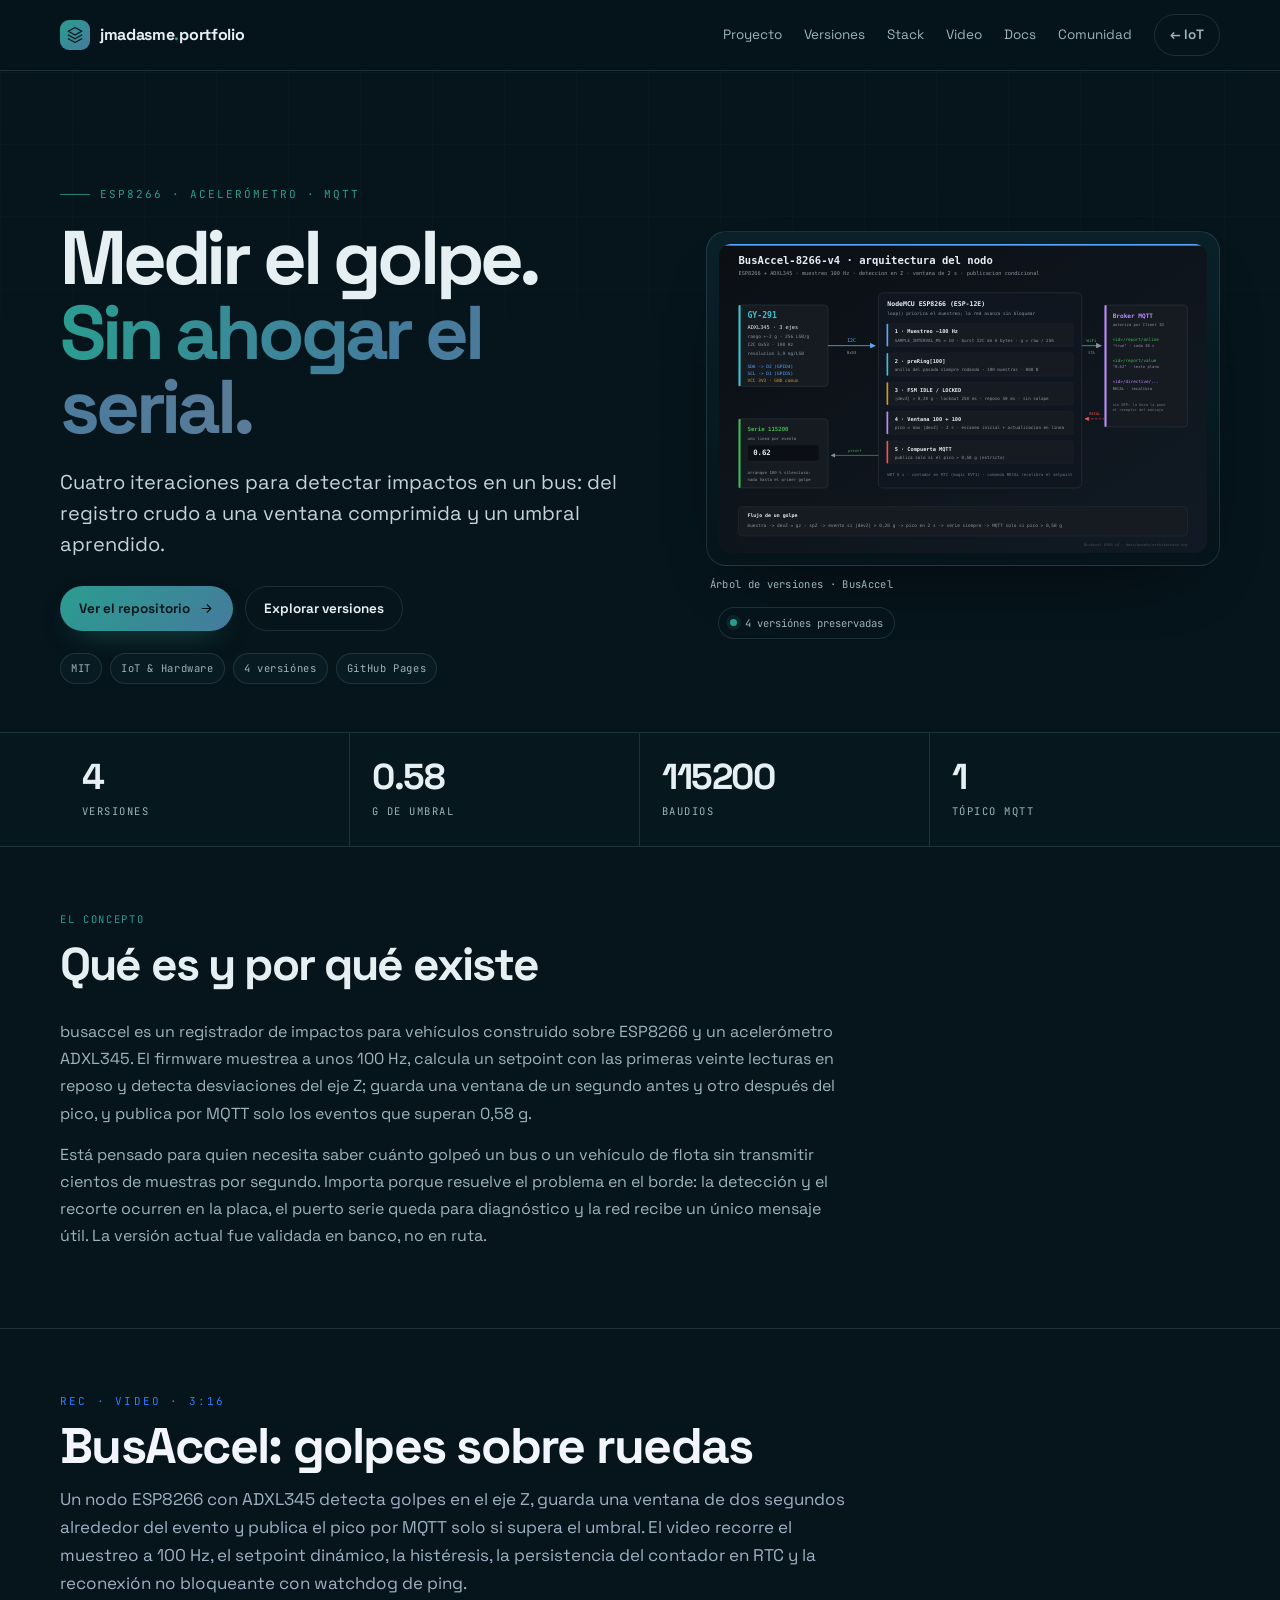
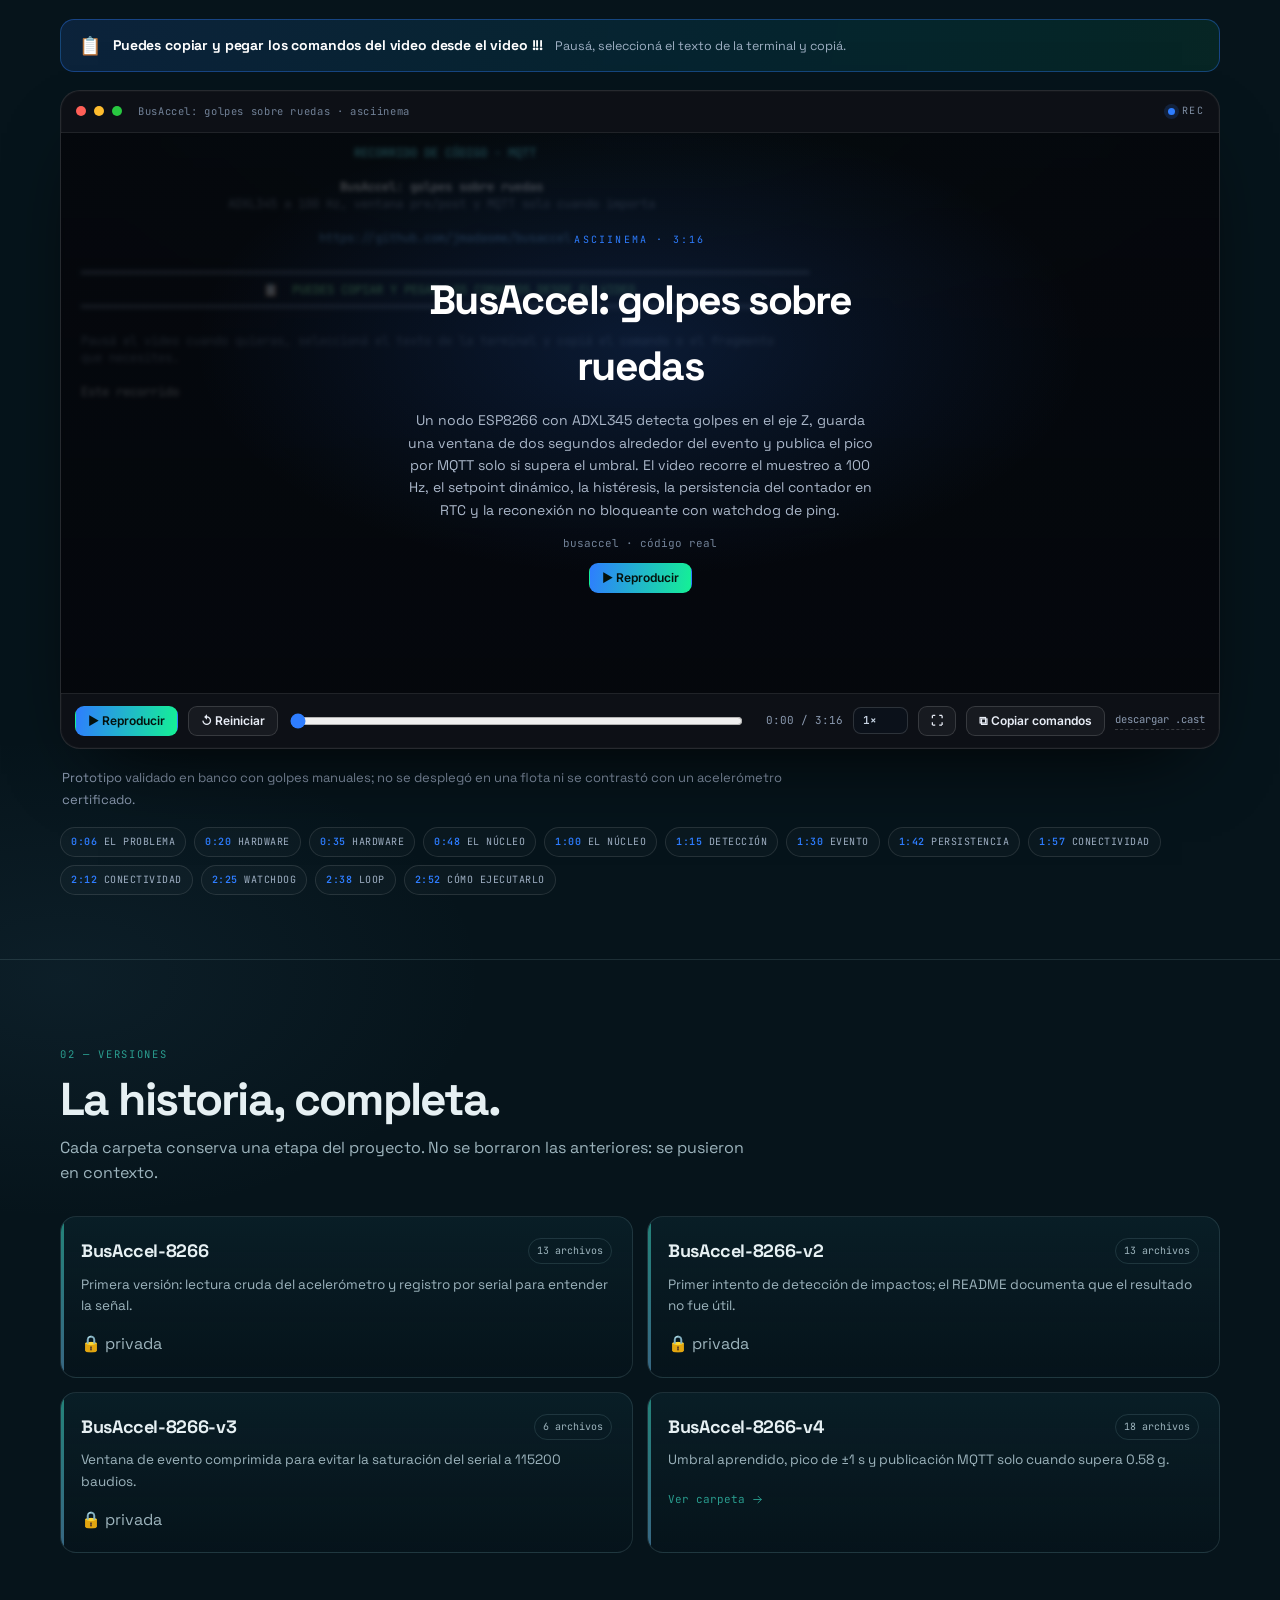
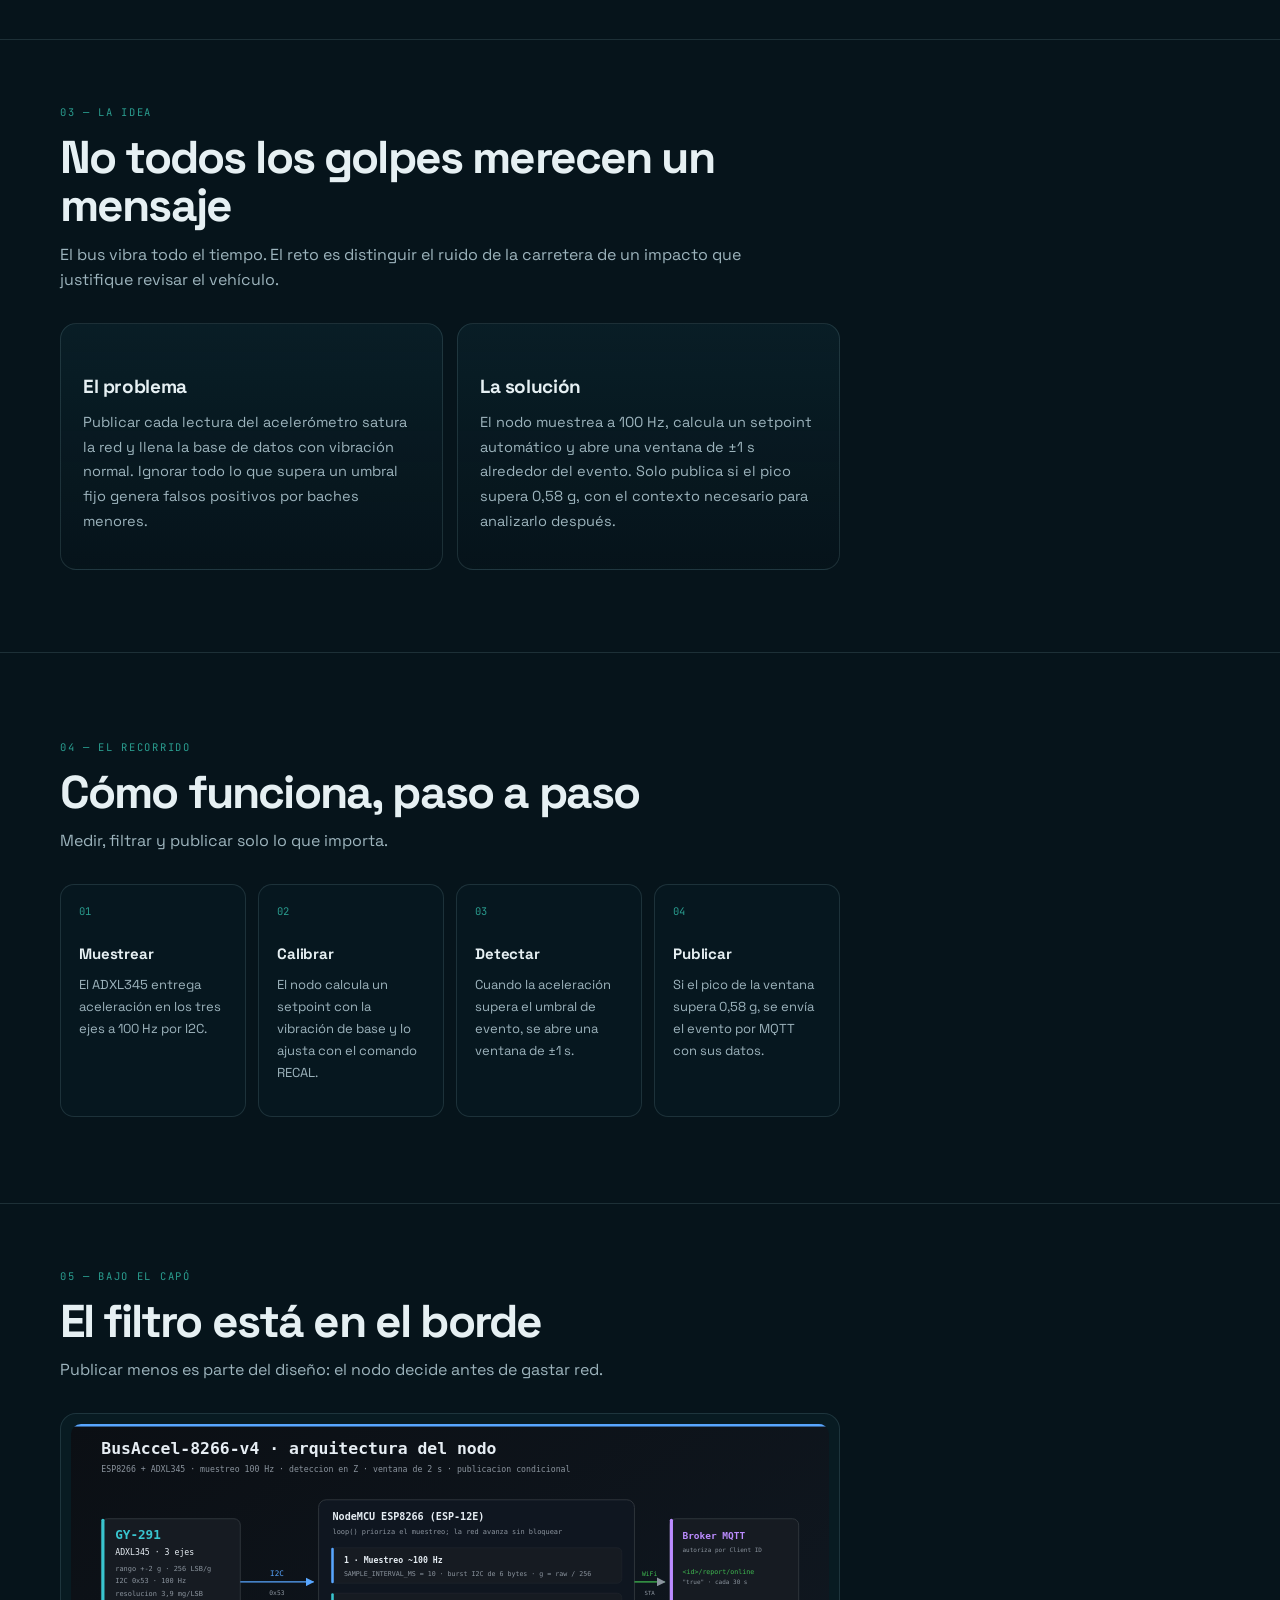
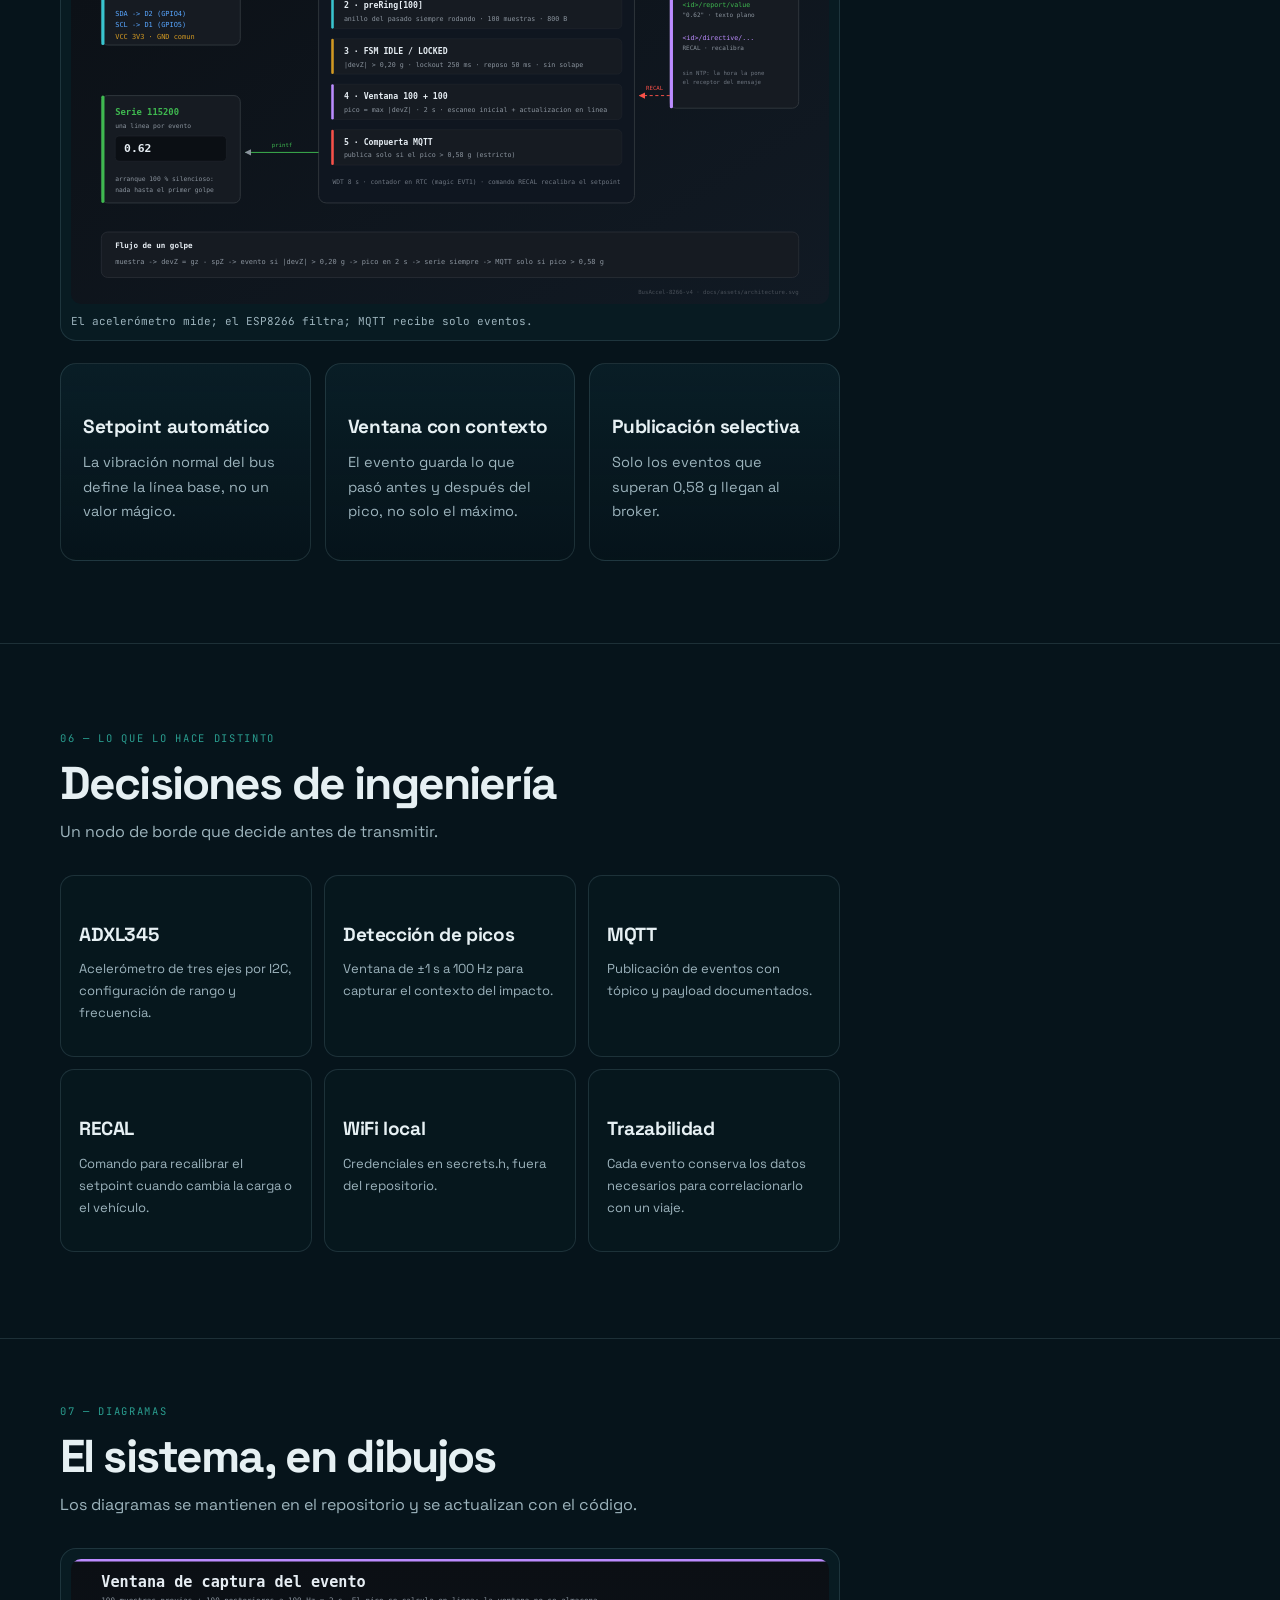
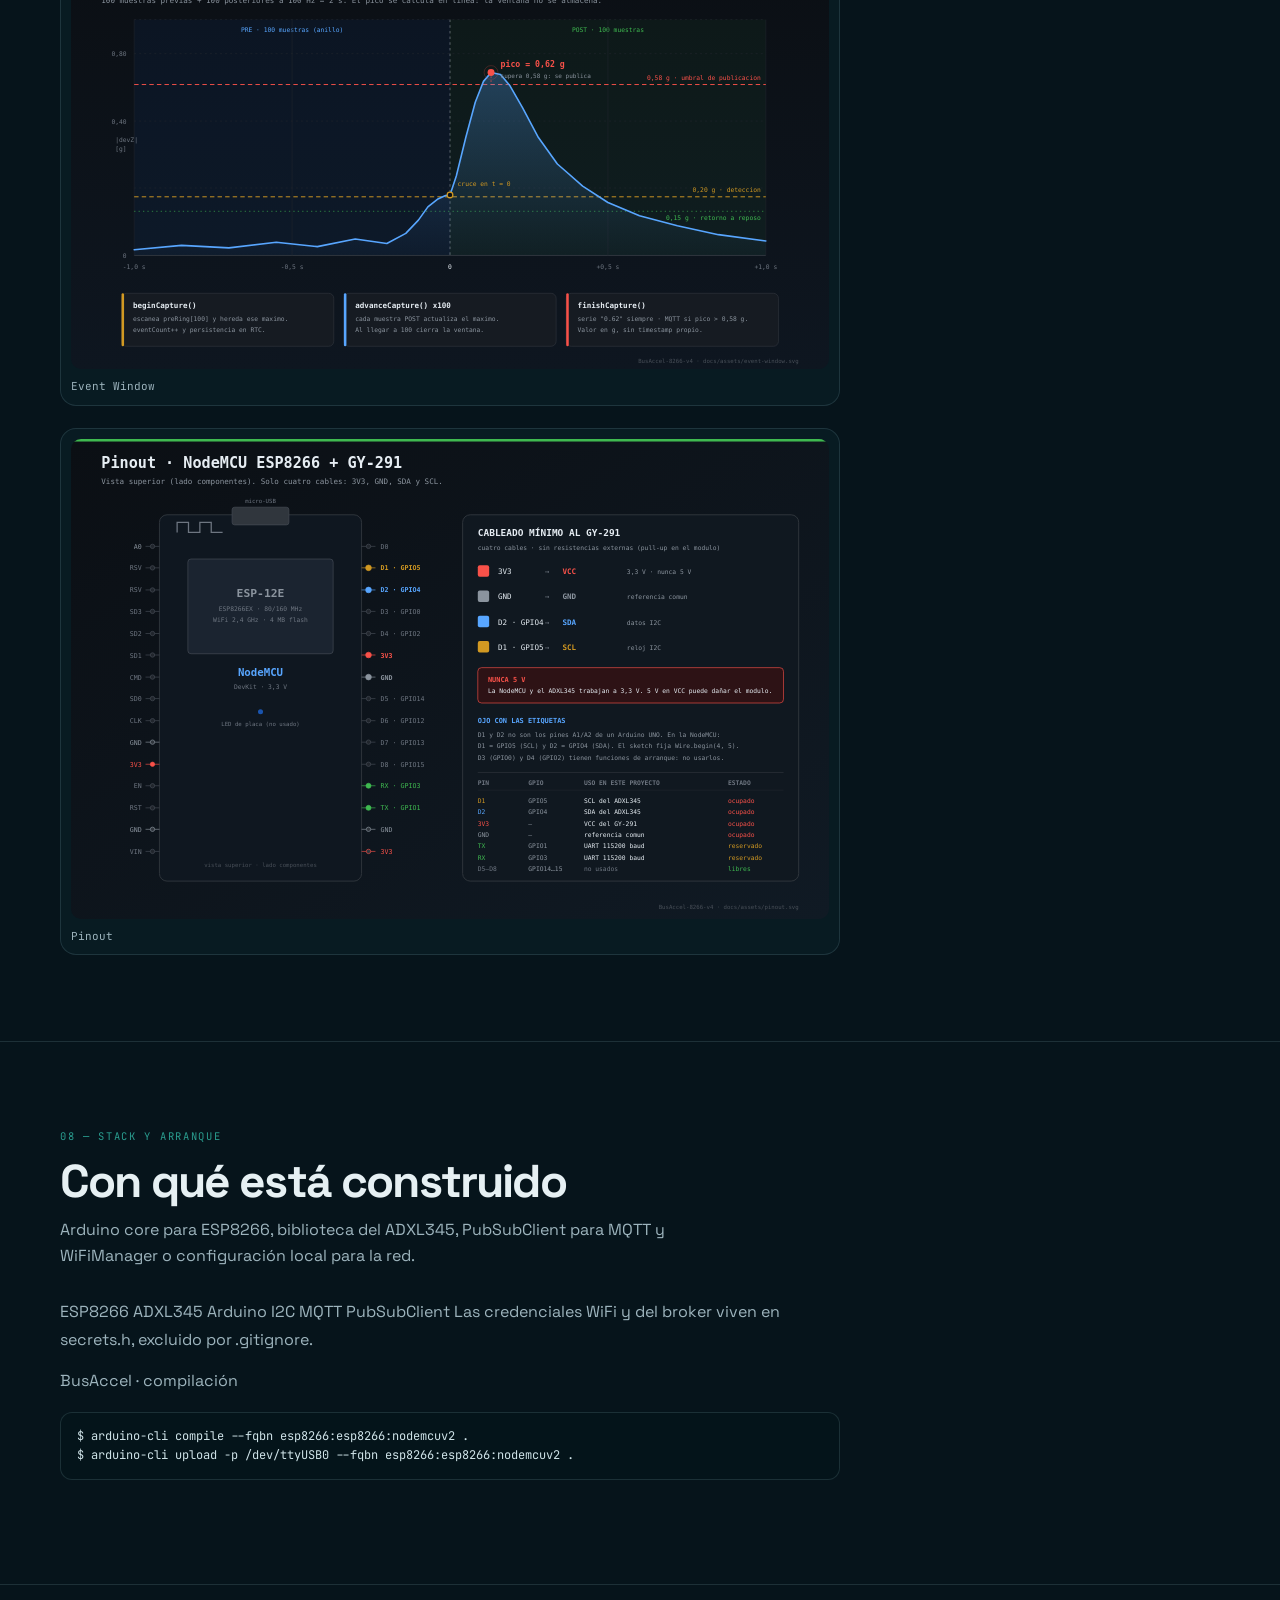
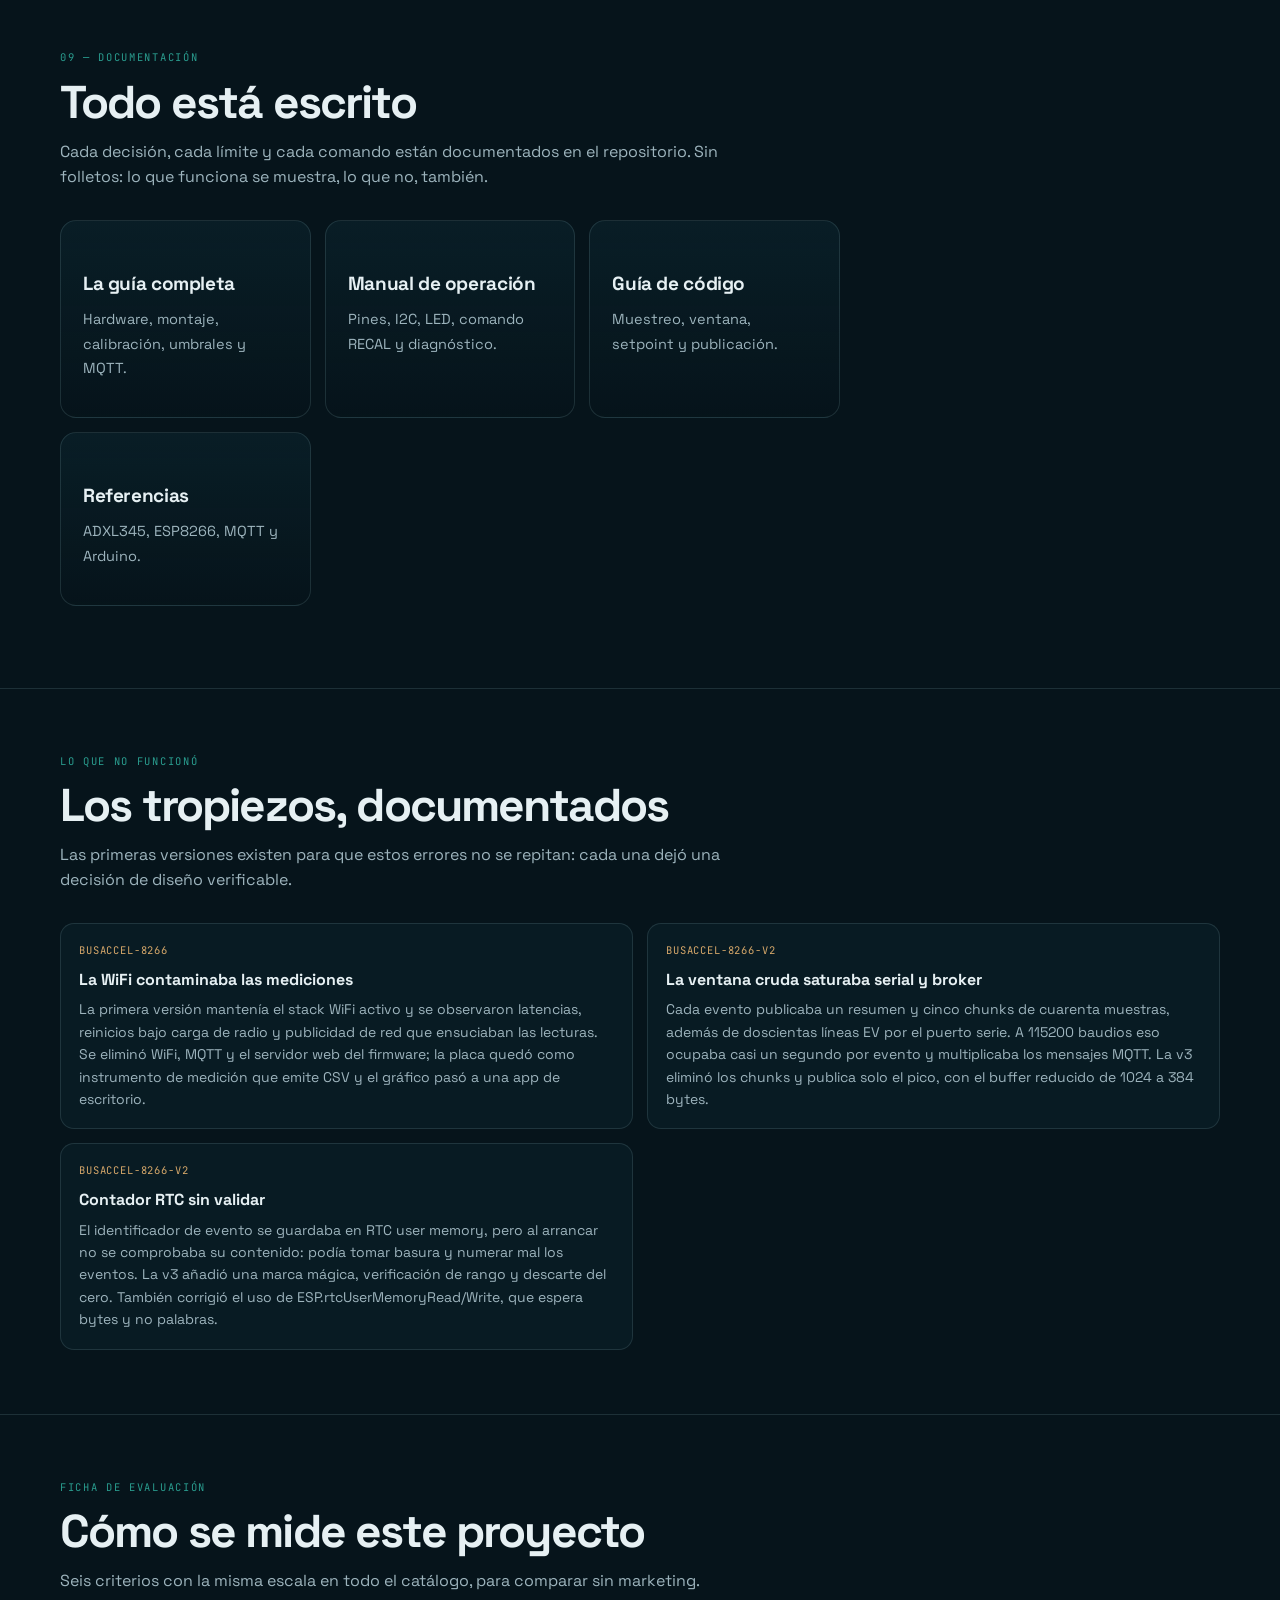
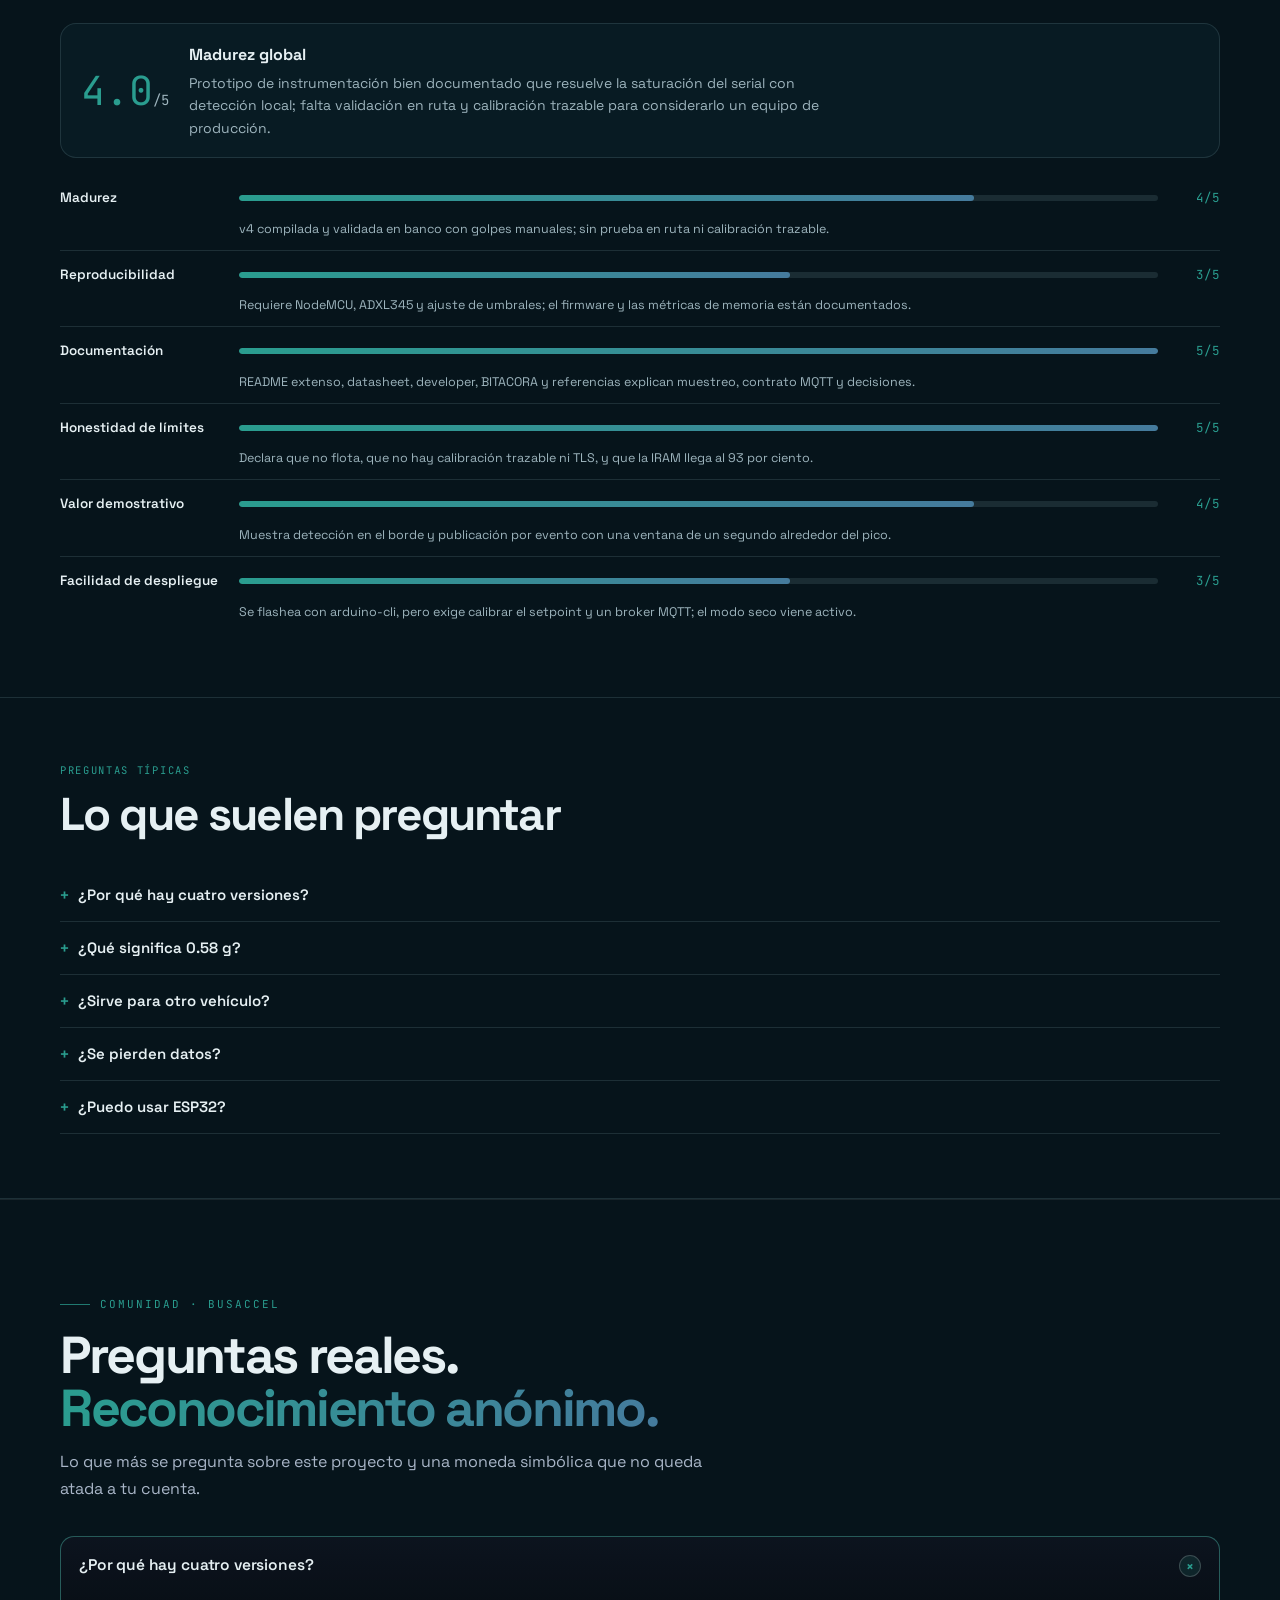
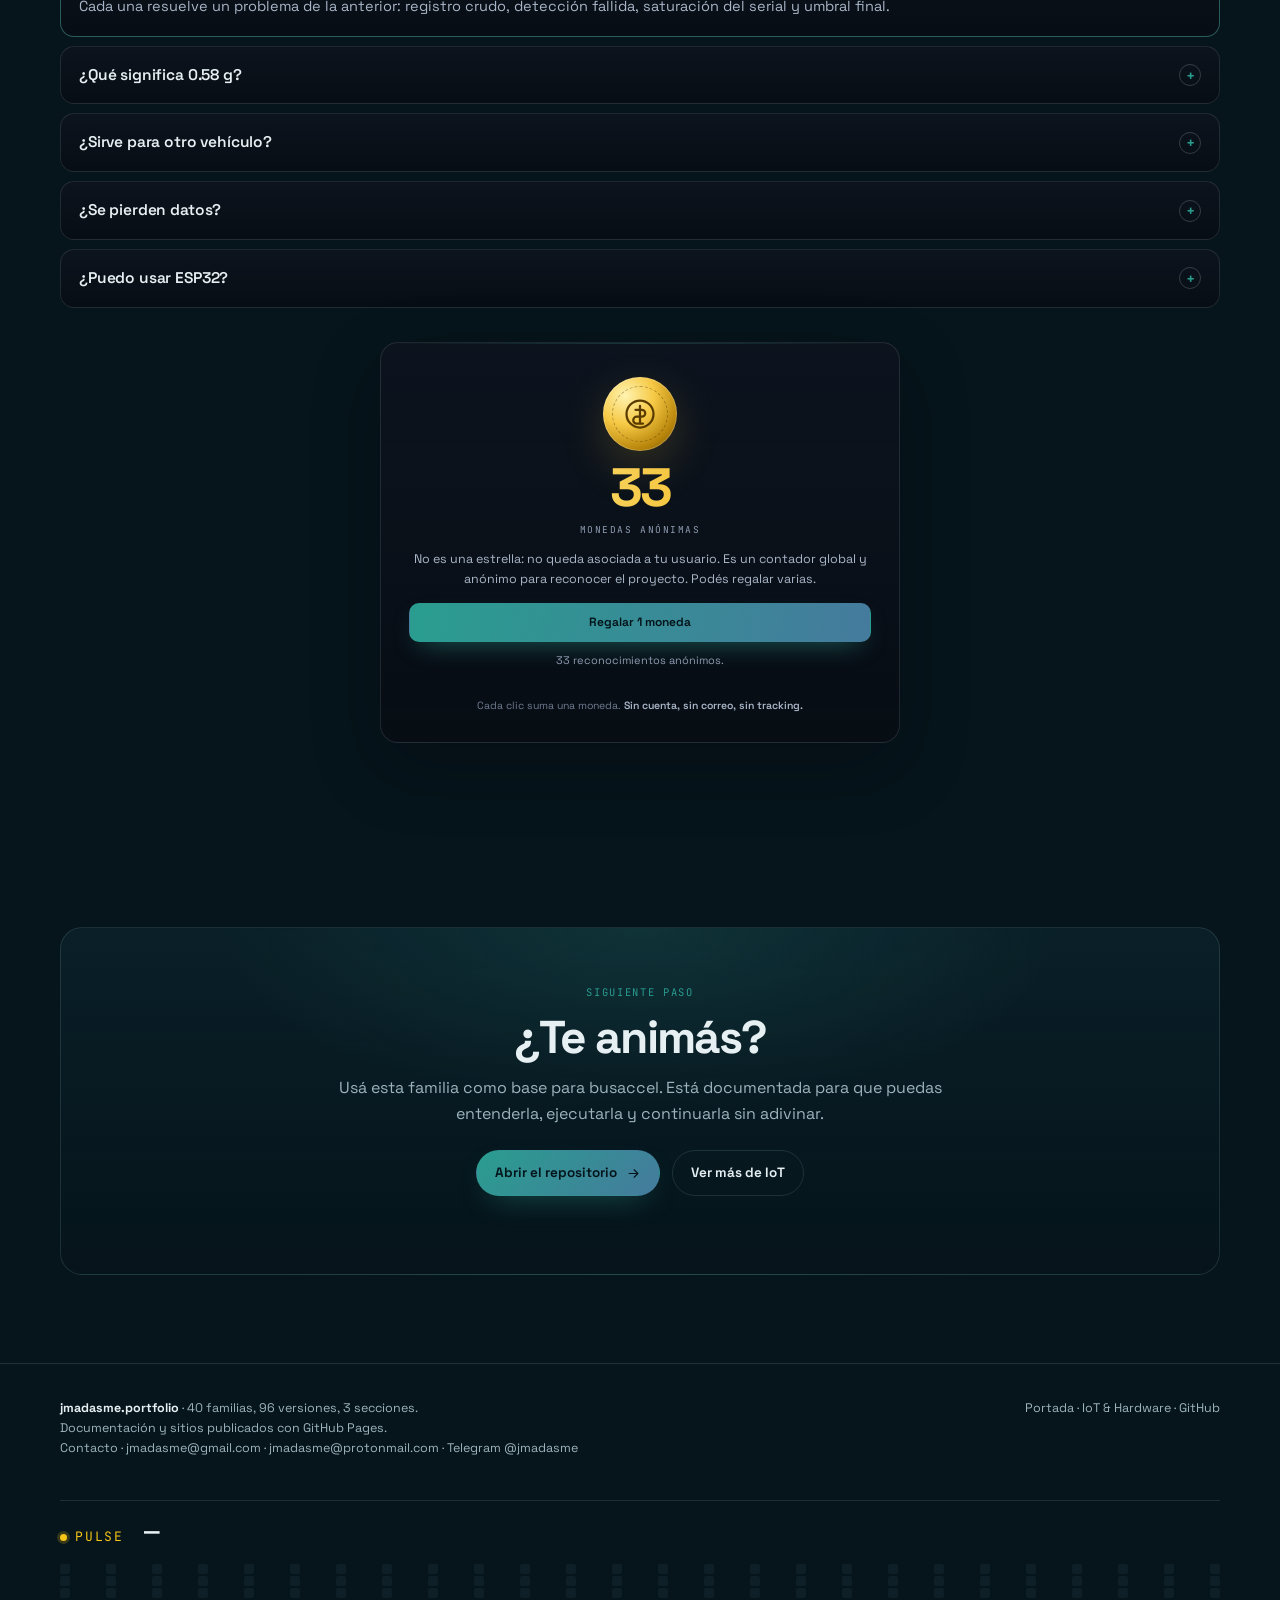
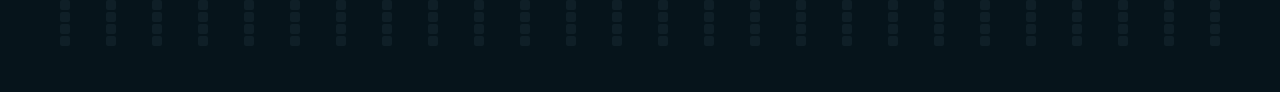
<file: docs/index.html>
<!doctype html>
<html lang="es-CL">
<head>
<meta charset="utf-8">
<meta name="viewport" content="width=device-width,initial-scale=1">
<title>BusAccel · jmadasme</title>
<meta name="description" content="Familia de firmware ESP8266 para detectar aceleraciones bruscas en un vehículo. Cada versión corrige un problema concreto: saturación del puerto serial, ruido del sensor y falsos positivos.">
<meta property="og:title" content="BusAccel · jmadasme">
<meta property="og:description" content="Familia de firmware ESP8266 para detectar aceleraciones bruscas en un vehículo. Cada versión corrige un problema concreto: saturación del puerto serial, ruido del sensor y falsos positivos.">
<meta property="og:image" content="assets/og.png">
<meta property="og:type" content="website">
<meta name="twitter:card" content="summary_large_image">
<link rel="preconnect" href="https://fonts.googleapis.com">
<link rel="preconnect" href="https://fonts.gstatic.com" crossorigin>
<link href="https://fonts.googleapis.com/css2?family=Inter:wght@400;500;600;700&family=JetBrains+Mono:wght@400;500&family=Space+Grotesk:wght@500;600;700&display=swap" rel="stylesheet">
<style>
:root{
  --bg:#06141b;--bg2:#081b23;--panel:#0b222b;
  --line:rgba(148, 190, 200, .16);--text:#e6f0f3;--muted:#9db4bd;
  --accent:#2A9D8F;--accent2:#457B9D;--accent3:#5B7C99;
  --warm:#D6A86A;
  --font:'Space Grotesk','Inter',system-ui,sans-serif;
  --mono:'JetBrains Mono',ui-monospace,SFMono-Regular,Menlo,monospace;
}
*{box-sizing:border-box}
html{scroll-behavior:smooth;scrollbar-width:none}
::-webkit-scrollbar{width:0;height:0}
body{margin:0;background:
  radial-gradient(900px 500px at 85% -10%,rgba(42,157,143,.12),transparent 60%),
  radial-gradient(700px 400px at 5% 20%,rgba(69,123,157,.10),transparent 60%),
  var(--bg);color:var(--text);font-family:var(--font);line-height:1.6;overflow-x:hidden}
body::before{content:"";position:fixed;inset:0;pointer-events:none;z-index:0;
  background-image:linear-gradient(rgba(148,190,200,.035) 1px,transparent 1px),linear-gradient(90deg,rgba(148,190,200,.035) 1px,transparent 1px);
  background-size:72px 72px;mask-image:linear-gradient(to bottom,#000 0%,transparent 70%)}
a{color:inherit;text-decoration:none}
.wrap{width:min(1160px,calc(100% - 40px));margin:0 auto;position:relative;z-index:1}
.nav{position:sticky;top:0;z-index:20;backdrop-filter:blur(16px);background:rgba(6,20,27,.78);border-bottom:1px solid var(--line)}
.nav-in{display:flex;align-items:center;justify-content:space-between;gap:18px;padding:14px 0}
.brand{display:flex;align-items:center;gap:10px;font-weight:700;letter-spacing:-.02em}
.brand-mark{width:30px;height:30px;border-radius:9px;display:grid;place-items:center;background:linear-gradient(135deg,var(--accent),var(--accent2));color:#04141a}
.nav-links{display:flex;align-items:center;gap:22px;font-size:13.5px;color:var(--muted)}
.nav-links a:hover{color:var(--text)}
.btn{display:inline-flex;align-items:center;gap:9px;border-radius:999px;padding:11px 18px;font-weight:650;font-size:13.5px;border:1px solid var(--line);transition:.18s}
.btn-primary{background:linear-gradient(135deg,var(--accent),var(--accent2));color:#04141a;border-color:transparent;box-shadow:0 12px 30px -16px rgba(42,157,143,.7)}
.btn-primary:hover{filter:brightness(1.07);transform:translateY(-1px)}
.btn-ghost:hover{border-color:rgba(148,190,200,.4);background:rgba(148,190,200,.06)}
.hero{padding:clamp(64px,9vw,116px) 0 48px}
.hero-grid{display:grid;grid-template-columns:1.08fr .92fr;gap:42px;align-items:center}
.eyebrow{font-family:var(--mono);font-size:11px;letter-spacing:.18em;text-transform:uppercase;color:var(--accent);display:flex;align-items:center;gap:10px;margin-bottom:18px}
.eyebrow::before{content:"";width:30px;height:1px;background:var(--accent);opacity:.8}
h1{font-size:clamp(42px,6.2vw,76px);line-height:.98;letter-spacing:-.055em;margin:0 0 22px;font-weight:700}
.grad{background:linear-gradient(100deg,var(--accent),var(--accent2) 55%,var(--accent3));-webkit-background-clip:text;background-clip:text;color:transparent}
.lead{font-size:clamp(17px,2vw,20px);color:#c3d4da;max-width:58ch;margin:0 0 26px;line-height:1.55}
.hero-actions{display:flex;gap:12px;flex-wrap:wrap;margin-bottom:22px}
.badges{display:flex;gap:8px;flex-wrap:wrap}
.badge{font-family:var(--mono);font-size:10.5px;letter-spacing:.06em;padding:6px 10px;border:1px solid var(--line);border-radius:999px;color:var(--muted);background:rgba(11,34,43,.55)}
.visual-frame{border:1px solid var(--line);border-radius:20px;padding:12px;background:linear-gradient(180deg,rgba(11,34,43,.9),rgba(6,20,27,.8));box-shadow:0 30px 80px -50px rgba(0,0,0,.9)}
.visual-frame img{width:100%;display:block;border-radius:12px}
.visual-caption{font-family:var(--mono);font-size:10.5px;color:var(--muted);margin:10px 4px 0;letter-spacing:.03em}
.float-chip{display:inline-flex;align-items:center;gap:8px;margin:14px 0 0 12px;font-family:var(--mono);font-size:10.5px;color:var(--muted);border:1px solid var(--line);border-radius:999px;padding:7px 11px;background:rgba(6,20,27,.8)}
.live-dot{width:7px;height:7px;border-radius:50%;background:var(--accent);box-shadow:0 0 0 4px rgba(42,157,143,.12)}
.stats{border-top:1px solid var(--line);border-bottom:1px solid var(--line);background:rgba(8,27,35,.45)}
.stats-grid{display:grid;grid-template-columns:repeat(4,1fr);gap:0}
.stat{padding:26px 22px;border-right:1px solid var(--line)}
.stat:last-child{border-right:0}
.stat-num{font-size:clamp(26px,3vw,36px);font-weight:700;letter-spacing:-.04em;line-height:1}
.stat-label{font-family:var(--mono);font-size:10.5px;text-transform:uppercase;letter-spacing:.14em;color:var(--muted);margin-top:8px}
.section{padding:clamp(52px,7vw,86px) 0;border-bottom:1px solid var(--line)}
.section.tight{padding:clamp(42px,5vw,66px) 0}
.section-head{max-width:760px;margin-bottom:30px}
.kicker{font-family:var(--mono);font-size:10.5px;letter-spacing:.16em;text-transform:uppercase;color:var(--accent);margin-bottom:12px}
h2{font-size:clamp(30px,4vw,46px);line-height:1.05;letter-spacing:-.04em;margin:0 0 12px}
.section-sub{color:var(--muted);font-size:16px;margin:0;max-width:70ch}
.two{display:grid;grid-template-columns:1fr 1fr;gap:16px}
.card{border:1px solid var(--line);border-radius:16px;padding:22px;background:linear-gradient(180deg,rgba(11,34,43,.72),rgba(6,20,27,.6))}
.card h3{margin:0 0 8px;font-size:17px;letter-spacing:-.02em}
.card p{margin:0;color:var(--muted);font-size:14.5px}
.card .tag{font-family:var(--mono);font-size:10px;letter-spacing:.12em;text-transform:uppercase;color:var(--accent);margin-bottom:10px;display:block}
.timeline{display:grid;grid-template-columns:repeat(4,1fr);gap:12px}
.step{border:1px solid var(--line);border-radius:14px;padding:18px;background:rgba(8,27,35,.55)}
.step-n{font-family:var(--mono);font-size:10.5px;color:var(--accent);margin-bottom:10px}
.step h4{margin:0 0 6px;font-size:14.5px}
.step p{margin:0;color:var(--muted);font-size:13px}
.versions{display:grid;grid-template-columns:repeat(2,1fr);gap:14px}
.version{border:1px solid var(--line);border-radius:16px;padding:20px;background:linear-gradient(180deg,rgba(11,34,43,.7),rgba(6,20,27,.55));position:relative;overflow:hidden}
.version::before{content:"";position:absolute;left:0;top:0;bottom:0;width:3px;background:linear-gradient(180deg,var(--accent),var(--accent2));opacity:.8}
.version-top{display:flex;align-items:center;justify-content:space-between;gap:10px;margin-bottom:8px}
.version h3{margin:0;font-size:18px;letter-spacing:-.02em}
.version .count{font-family:var(--mono);font-size:10px;color:var(--muted);border:1px solid var(--line);padding:4px 8px;border-radius:999px}
.version p{margin:0 0 14px;color:var(--muted);font-size:13.5px}
.version a{font-family:var(--mono);font-size:11px;color:var(--accent);display:inline-flex;align-items:center;gap:6px}
.version a:hover{color:var(--text)}
.features{display:grid;grid-template-columns:repeat(3,1fr);gap:12px}
.feature{border:1px solid var(--line);border-radius:14px;padding:18px;background:rgba(8,27,35,.45)}
.feature h4{margin:0 0 6px;font-size:14.5px}
.feature p{margin:0;color:var(--muted);font-size:13px}
.stack-grid{display:grid;grid-template-columns:1fr 1fr;gap:16px;align-items:start}
.chips{display:flex;flex-wrap:wrap;gap:8px;margin-bottom:14px}
.chip{font-family:var(--mono);font-size:10.5px;padding:6px 10px;border:1px solid var(--line);border-radius:999px;color:var(--muted);background:rgba(11,34,43,.55)}
.note{display:flex;gap:10px;align-items:flex-start;border:1px solid var(--line);border-radius:12px;padding:13px;color:var(--muted);font-size:12.5px;background:rgba(11,34,43,.35)}
.note svg{flex:0 0 auto;color:var(--accent);margin-top:1px}
.terminal{border:1px solid var(--line);border-radius:14px;background:#041016;overflow:hidden}
.terminal-bar{display:flex;align-items:center;gap:6px;padding:10px 12px;border-bottom:1px solid var(--line);background:rgba(11,34,43,.7)}
.dot{width:8px;height:8px;border-radius:50%;background:#36515c}
.dot:first-child{background:#9b5b5b}.dot:nth-child(2){background:#9b8a5b}.dot:nth-child(3){background:#4f8f78}
.terminal pre{margin:0;padding:16px;overflow:auto;font-family:var(--mono);font-size:12px;line-height:1.75;color:#c9dde2}
.docs{display:grid;grid-template-columns:repeat(3,1fr);gap:12px}
.doc{display:flex;flex-direction:column;gap:6px;border:1px solid var(--line);border-radius:14px;padding:17px;background:rgba(8,27,35,.45);transition:.18s}
.doc:hover{border-color:rgba(42,157,143,.45);transform:translateY(-2px)}
.doc .tag{font-family:var(--mono);font-size:9.5px;letter-spacing:.12em;color:var(--accent);text-transform:uppercase}
.doc h4{margin:0;font-size:14.5px}
.doc p{margin:0;color:var(--muted);font-size:12.5px}
.cta{padding:clamp(54px,7vw,88px) 0;text-align:center}
.cta-box{border:1px solid var(--line);border-radius:22px;padding:clamp(30px,5vw,56px);background:
  radial-gradient(600px 260px at 50% 0%,rgba(42,157,143,.16),transparent 70%),
  linear-gradient(180deg,rgba(11,34,43,.8),rgba(6,20,27,.65))}
.cta h2{max-width:22ch;margin:0 auto 14px}
.cta p{color:var(--muted);max-width:64ch;margin:0 auto 24px}
.footer{border-top:1px solid var(--line);padding:34px 0 46px;color:var(--muted);font-size:12.5px}
.footer-grid{display:flex;justify-content:space-between;gap:20px;flex-wrap:wrap}
.footer a{color:var(--muted)}.footer a:hover{color:var(--text)}
.reveal{opacity:1;transform:none}
@media(max-width:900px){
  .hero-grid,.stack-grid{grid-template-columns:1fr}
  .stats-grid{grid-template-columns:1fr 1fr}
  .stat:nth-child(2){border-right:0}
  .timeline,.features,.docs{grid-template-columns:1fr 1fr}
  .versions{grid-template-columns:1fr}
}
@media(max-width:620px){
  .nav-links a:not(.btn){display:none}
  .two,.timeline,.features,.docs{grid-template-columns:1fr}
  .stats-grid{grid-template-columns:1fr}
  .stat{border-right:0;border-bottom:1px solid var(--line)}
  h1{font-size:42px}
}

/* ── Contenido heredado del proyecto original, en clave sobria ── */
.rich{max-width:78ch}
.rich p{margin:0 0 14px;color:#c3d4da}
.rich h3{margin:26px 0 10px;font-size:19px;letter-spacing:-.02em}
.rich h4{margin:22px 0 8px;font-size:15px;letter-spacing:-.01em}
.rich ul,.rich ol{margin:0 0 16px;padding-left:22px;color:#c3d4da}
.rich li{margin:0 0 6px}
.rich figure{margin:22px 0;border:1px solid var(--line);border-radius:16px;padding:10px;background:rgba(11,34,43,.5)}
.rich figure img{width:100%;display:block;border-radius:10px}
.rich figcaption{font-family:var(--mono);font-size:11px;color:var(--muted);margin-top:9px;line-height:1.5}
.rich .table-wrap{overflow-x:auto;margin:18px 0;border:1px solid var(--line);border-radius:12px}
.rich table{border-collapse:collapse;width:100%;font-size:13.5px}
.rich th,.rich td{padding:9px 12px;border-bottom:1px solid var(--line);text-align:left;vertical-align:top}
.rich th{font-family:var(--mono);font-size:10.5px;letter-spacing:.08em;text-transform:uppercase;color:var(--muted);background:rgba(11,34,43,.6)}
.rich tr:last-child td{border-bottom:0}
.rich pre{margin:18px 0;padding:14px 16px;border:1px solid var(--line);border-radius:12px;background:#04141a;overflow-x:auto;font-family:var(--mono);font-size:12px;line-height:1.6;color:#cfe3e8}
.rich code{font-family:var(--mono);font-size:.92em}
.rich .note{margin:18px 0;padding:13px 16px;border-left:2px solid var(--accent);background:rgba(42,157,143,.07);color:#c3d4da;font-size:14px}
.rich .card-grid{display:grid;grid-template-columns:repeat(auto-fit,minmax(220px,1fr));gap:14px;margin:18px 0}
.rich .card-grid .card{margin:0}


.rich h3{margin:26px 0 8px}
.rich p{margin:0 0 14px;color:var(--muted);line-height:1.7}
.fail-grid{display:grid;grid-template-columns:repeat(2,minmax(0,1fr));gap:14px;margin-top:6px}
.fail{background:rgba(11,34,43,.55);border:1px solid var(--line);border-radius:14px;padding:18px}
.fail .v{font-family:var(--mono);font-size:10.5px;letter-spacing:.08em;text-transform:uppercase;color:var(--warm,#D6A86A)}
.fail h3{font-size:16px;margin:8px 0 6px}
.fail p{font-size:14px;margin:0;color:var(--muted)}
.rating-head{display:flex;align-items:center;gap:20px;margin:6px 0 18px;padding:18px 20px;border:1px solid var(--line);border-radius:16px;background:rgba(11,34,43,.55)}
.rating-avg{font-family:var(--mono);font-size:40px;line-height:1;color:var(--accent)}
.rating-avg small{font-size:14px;color:var(--muted)}
.rating-head p{margin:4px 0 0;font-size:14px;color:var(--muted);max-width:70ch}
.rating{display:grid;gap:2px}
.rating-row{display:grid;grid-template-columns:165px minmax(90px,1fr) 48px;gap:14px;align-items:center;padding:11px 0;border-bottom:1px solid var(--line)}
.rating-row:last-child{border-bottom:0}
.rating-name{font-size:13.5px;font-weight:600}
.rating-bar{height:6px;border-radius:99px;background:rgba(148,190,200,.14);overflow:hidden}
.rating-bar i{display:block;height:100%;border-radius:99px;background:linear-gradient(90deg,var(--accent),var(--accent2))}
.rating-score{font-family:var(--mono);font-size:12.5px;color:var(--accent);text-align:right}
.rating-note{grid-column:2/-1;font-size:12.5px;color:var(--muted);margin-top:-4px}
.faq{display:grid;gap:0;margin-top:4px}
.faq details{border-bottom:1px solid var(--line);padding:14px 0}
.faq summary{cursor:pointer;font-weight:600;font-size:15px;list-style:none}
.faq summary::-webkit-details-marker{display:none}
.faq summary::before{content:"+";display:inline-block;width:18px;color:var(--accent);font-family:var(--mono)}
.faq details[open] summary::before{content:"–"}
.faq p{margin:10px 0 0 18px;font-size:14px;color:var(--muted)}
@media(max-width:720px){
  .fail-grid{grid-template-columns:1fr}
  .rating-head{flex-direction:column;align-items:flex-start}
  .rating-row{grid-template-columns:120px 1fr 44px}
}

</style>
<link rel="stylesheet" href="assets/community.css?v=1">
<link href="rec/player.css?v=1" rel="stylesheet"/>
</head>
<body>
<header class="nav"><div class="wrap nav-in">
  <a class="brand" href="/"><span class="brand-mark"><svg viewBox="0 0 24 24" width="18" height="18" fill="none" stroke="currentColor" stroke-width="1.7" stroke-linecap="round" stroke-linejoin="round" aria-hidden="true"><path d="m12 2 9 5-9 5-9-5 9-5z"/><path d="m3 12 9 5 9-5M3 17l9 5 9-5"/></svg></span><span>jmadasme<span style="color:var(--accent)">.</span>portfolio</span></a>
  <nav class="nav-links">
    <a href="#proyecto">Proyecto</a><a href="#versiones">Versiones</a><a href="#stack">Stack</a><a href="#video">Video</a>
<a href="#docs">Docs</a><a href="#comunidad">Comunidad</a>
    <a class="btn btn-ghost" style="padding:9px 15px" href="/iot/">← IoT</a>
  </nav>
</div></header>
<main id="top">
<section class="hero"><div class="wrap hero-grid">
  <div class="hero-copy">
    <div class="eyebrow">ESP8266 · Acelerómetro · MQTT</div>
    <h1>Medir el golpe.<br><span class='grad'>Sin ahogar el serial.</span></h1>
    <p class="lead">Cuatro iteraciones para detectar impactos en un bus: del registro crudo a una ventana comprimida y un umbral aprendido.</p>
    <div class="hero-actions">
      <a class="btn btn-primary" href="https://github.com/jmadasme/busaccel" target="_blank" rel="noopener">Ver el repositorio <svg viewBox="0 0 24 24" width="15" height="15" fill="none" stroke="currentColor" stroke-width="1.7" stroke-linecap="round" stroke-linejoin="round" aria-hidden="true"><path d="M5 12h14M13 6l6 6-6 6"/></svg></a>
      <a class="btn btn-ghost" href="#versiones">Explorar versiones</a>
    </div>
    <div class="badges"><span class="badge">MIT</span><span class="badge">IoT &amp; Hardware</span><span class="badge">4 versiónes</span><span class="badge">GitHub Pages</span></div>
  </div>
  <div class="hero-visual">
    <div class="visual-frame"><img src="assets/architecture.svg" alt="Árbol de versiones de BusAccel"></div>
    <div class="visual-caption">Árbol de versiones · BusAccel</div>
    <div class="float-chip"><span class="live-dot"></span>4 versiónes preservadas</div>
  </div>
</div></section>

<section class="stats"><div class="wrap stats-grid"><div class="stat"><div class="stat-num">4</div><div class="stat-label">versiones</div></div><div class="stat"><div class="stat-num">0.58</div><div class="stat-label">g de umbral</div></div><div class="stat"><div class="stat-num">115200</div><div class="stat-label">baudios</div></div><div class="stat"><div class="stat-num">1</div><div class="stat-label">tópico MQTT</div></div></div></section>

<section class="section tight"><div class="wrap"><div class="section-head reveal"><div class="kicker">El concepto</div><h2>Qué es y por qué existe</h2></div><div class="rich reveal"><p>busaccel es un registrador de impactos para vehículos construido sobre ESP8266 y un acelerómetro ADXL345. El firmware muestrea a unos 100 Hz, calcula un setpoint con las primeras veinte lecturas en reposo y detecta desviaciones del eje Z; guarda una ventana de un segundo antes y otro después del pico, y publica por MQTT solo los eventos que superan 0,58 g.</p><p>Está pensado para quien necesita saber cuánto golpeó un bus o un vehículo de flota sin transmitir cientos de muestras por segundo. Importa porque resuelve el problema en el borde: la detección y el recorte ocurren en la placa, el puerto serie queda para diagnóstico y la red recibe un único mensaje útil. La versión actual fue validada en banco, no en ruta.</p></div></div></section>
<section class="section tight rec-section" id="video" style="--accent:#2E7DFF;--accent2:#14F195">
<div class="wrap">
<div class="rec-kicker">REC · VIDEO · 3:16</div>
<h2 class="rec-h2">BusAccel: golpes sobre ruedas</h2>
<p class="rec-lead">Un nodo ESP8266 con ADXL345 detecta golpes en el eje Z, guarda una ventana de dos segundos alrededor del evento y publica el pico por MQTT solo si supera el umbral. El video recorre el muestreo a 100 Hz, el setpoint dinámico, la histéresis, la persistencia del contador en RTC y la reconexión no bloqueante con watchdog de ping.</p>
<div class="rec-banner">
<span class="rec-banner-icon">📋</span>
<strong>Puedes copiar y pegar los comandos del video desde el video !!!</strong>
<span>Pausá, seleccioná el texto de la terminal y copiá.</span>
</div>
<div class="rec-shell">
<div class="rec-bar"><i></i><i></i><i></i><span class="rec-title">BusAccel: golpes sobre ruedas · asciinema</span><span class="rec-rec"><b></b>REC</span></div>
<div class="rec-screen-wrap">
<div class="rec-screen" id="rec-screen"></div>
<div class="rec-poster" id="rec-poster">
<div class="rec-kicker">ASCIINEMA · 3:16</div>
<h3>BusAccel: golpes sobre ruedas</h3>
<p>Un nodo ESP8266 con ADXL345 detecta golpes en el eje Z, guarda una ventana de dos segundos alrededor del evento y publica el pico por MQTT solo si supera el umbral. El video recorre el muestreo a 100 Hz, el setpoint dinámico, la histéresis, la persistencia del contador en RTC y la reconexión no bloqueante con watchdog de ping.</p>
<div class="rec-poster-meta">busaccel · código real</div>
<button class="rec-btn rec-primary" id="rec-start" type="button">▶ Reproducir</button>
</div>
</div>
<div class="rec-controls">
<button class="rec-btn rec-primary" id="rec-play" type="button">▶ Reproducir</button>
<button class="rec-btn" id="rec-restart" type="button">↺ Reiniciar</button>
<input class="rec-progress" id="rec-range" type="range" min="0" max="1000" value="0" aria-label="Progreso"/>
<span class="rec-time" id="rec-time">0:00 / 3:16</span>
<select class="rec-speed" id="rec-speed" aria-label="Velocidad"><option value="1">1×</option><option value="1.25">1.25×</option><option value="1.5">1.5×</option><option value="2">2×</option></select>
<button class="rec-btn" id="rec-full" type="button" title="Pantalla completa">⛶</button>
<button class="rec-btn" id="rec-copy" type="button">⧉ Copiar comandos</button>
<a class="rec-download" href="rec/busaccel.cast" download>descargar .cast</a>
</div>
</div>
<p class="rec-note">Prototipo validado en banco con golpes manuales; no se desplegó en una flota ni se contrastó con un acelerómetro certificado.</p>
<div class="rec-chapters"><span class="rec-chip"><b>0:06</b> EL PROBLEMA</span><span class="rec-chip"><b>0:20</b> HARDWARE</span><span class="rec-chip"><b>0:35</b> HARDWARE</span><span class="rec-chip"><b>0:48</b> EL NÚCLEO</span><span class="rec-chip"><b>1:00</b> EL NÚCLEO</span><span class="rec-chip"><b>1:15</b> DETECCIÓN</span><span class="rec-chip"><b>1:30</b> EVENTO</span><span class="rec-chip"><b>1:42</b> PERSISTENCIA</span><span class="rec-chip"><b>1:57</b> CONECTIVIDAD</span><span class="rec-chip"><b>2:12</b> CONECTIVIDAD</span><span class="rec-chip"><b>2:25</b> WATCHDOG</span><span class="rec-chip"><b>2:38</b> LOOP</span><span class="rec-chip"><b>2:52</b> CÓMO EJECUTARLO</span></div>
</div>
</section>

<section class="section" id="versiones"><div class="wrap">
  <div class="section-head reveal"><div class="kicker">02 — Versiones</div><h2>La historia, completa.</h2><p class="section-sub">Cada carpeta conserva una etapa del proyecto. No se borraron las anteriores: se pusieron en contexto.</p></div>
  <div class="versions"><article class="version reveal">
  <div class="version-top"><h3>BusAccel-8266</h3><span class="count">13 archivos</span></div>
  <p>Primera versión: lectura cruda del acelerómetro y registro por serial para entender la señal.</p>
  <span class="lock" style="color:var(--muted)">🔒 privada</span>
</article><article class="version reveal">
  <div class="version-top"><h3>BusAccel-8266-v2</h3><span class="count">13 archivos</span></div>
  <p>Primer intento de detección de impactos; el README documenta que el resultado no fue útil.</p>
  <span class="lock" style="color:var(--muted)">🔒 privada</span>
</article><article class="version reveal">
  <div class="version-top"><h3>BusAccel-8266-v3</h3><span class="count">6 archivos</span></div>
  <p>Ventana de evento comprimida para evitar la saturación del serial a 115200 baudios.</p>
  <span class="lock" style="color:var(--muted)">🔒 privada</span>
</article><article class="version reveal">
  <div class="version-top"><h3>BusAccel-8266-v4</h3><span class="count">18 archivos</span></div>
  <p>Umbral aprendido, pico de ±1 s y publicación MQTT solo cuando supera 0.58 g.</p>
  <a href="https://github.com/jmadasme/busaccel/tree/main/versions/BusAccel-8266-v4" target="_blank" rel="noopener">Ver carpeta <svg viewBox="0 0 24 24" width="13" height="13" fill="none" stroke="currentColor" stroke-width="1.7" stroke-linecap="round" stroke-linejoin="round" aria-hidden="true"><path d="M5 12h14M13 6l6 6-6 6"/></svg></a>
</article></div>
</div></section>
<section class="section tight"><div class="wrap"><div class="section-head reveal"><div class="kicker">03 — La idea</div><h2>No todos los golpes merecen un mensaje</h2><p class="section-sub">El bus vibra todo el tiempo. El reto es distinguir el ruido de la carretera de un impacto que justifique revisar el vehículo.</p></div><div class="rich reveal"><div class="card-grid">
<div class="card"><h3>El problema</h3><div><div></div><p>Publicar cada lectura del acelerómetro satura la red y llena la base de datos con vibración normal. Ignorar todo lo que supera un umbral fijo genera falsos positivos por baches menores.</p></div></div>
<div class="card"><h3>La solución</h3><div><div></div><p>El nodo muestrea a 100 Hz, calcula un setpoint automático y abre una ventana de ±1 s alrededor del evento. Solo publica si el pico supera 0,58 g, con el contexto necesario para analizarlo después.</p></div></div>
</div></div></div></section>
<section class="section"><div class="wrap"><div class="section-head reveal"><div class="kicker">04 — El recorrido</div><h2>Cómo funciona, paso a paso</h2><p class="section-sub">Medir, filtrar y publicar solo lo que importa.</p></div><div class="rich reveal"><div class="timeline">
<div class="step"><div class="step-n">01</div><h4>Muestrear</h4><div><p>El ADXL345 entrega aceleración en los tres ejes a 100 Hz por I2C.</p></div></div>
<div class="step"><div class="step-n">02</div><h4>Calibrar</h4><div><p>El nodo calcula un setpoint con la vibración de base y lo ajusta con el comando RECAL.</p></div></div>
<div class="step"><div class="step-n">03</div><h4>Detectar</h4><div><p>Cuando la aceleración supera el umbral de evento, se abre una ventana de ±1 s.</p></div></div>
<div class="step"><div class="step-n">04</div><h4>Publicar</h4><div><p>Si el pico de la ventana supera 0,58 g, se envía el evento por MQTT con sus datos.</p></div></div>
</div></div></div></section>
<section class="section tight"><div class="wrap"><div class="section-head reveal"><div class="kicker">05 — Bajo el capó</div><h2>El filtro está en el borde</h2><p class="section-sub">Publicar menos es parte del diseño: el nodo decide antes de gastar red.</p></div><div class="rich reveal"><figure><img src="assets/rich/architecture.svg" alt="Nodo BusAccel con ESP8266, ADXL345 y broker MQTT" loading="lazy"><figcaption>El acelerómetro mide; el ESP8266 filtra; MQTT recibe solo eventos.</figcaption></figure>
<div class="card-grid">
<div class="card"><h3>Setpoint automático</h3><div><p>La vibración normal del bus define la línea base, no un valor mágico.</p></div></div>
<div class="card"><h3>Ventana con contexto</h3><div><p>El evento guarda lo que pasó antes y después del pico, no solo el máximo.</p></div></div>
<div class="card"><h3>Publicación selectiva</h3><div><p>Solo los eventos que superan 0,58 g llegan al broker.</p></div></div>
</div></div></div></section>
<section class="section"><div class="wrap"><div class="section-head reveal"><div class="kicker">06 — Lo que lo hace distinto</div><h2>Decisiones de ingeniería</h2><p class="section-sub">Un nodo de borde que decide antes de transmitir.</p></div><div class="rich reveal"><div class="features">
<div class="feature"><h3>ADXL345</h3><div><p>Acelerómetro de tres ejes por I2C, configuración de rango y frecuencia.</p></div></div>
<div class="feature"><h3>Detección de picos</h3><div><p>Ventana de ±1 s a 100 Hz para capturar el contexto del impacto.</p></div></div>
<div class="feature"><h3>MQTT</h3><div><p>Publicación de eventos con tópico y payload documentados.</p></div></div>
<div class="feature"><h3>RECAL</h3><div><p>Comando para recalibrar el setpoint cuando cambia la carga o el vehículo.</p></div></div>
<div class="feature"><h3>WiFi local</h3><div><p>Credenciales en secrets.h, fuera del repositorio.</p></div></div>
<div class="feature"><h3>Trazabilidad</h3><div><p>Cada evento conserva los datos necesarios para correlacionarlo con un viaje.</p></div></div>
</div></div></div></section>
<section class="section tight"><div class="wrap"><div class="section-head reveal"><div class="kicker">07 — Diagramas</div><h2>El sistema, en dibujos</h2><p class="section-sub">Los diagramas se mantienen en el repositorio y se actualizan con el código.</p></div><div class="rich reveal"><figure><img src="assets/rich/event-window.svg" alt="BusAccel — event window" loading="lazy"><figcaption>Event Window</figcaption></figure>
<figure><img src="assets/rich/pinout.svg" alt="BusAccel — pinout" loading="lazy"><figcaption>Pinout</figcaption></figure></div></div></section>
<section class="section"><div class="wrap"><div class="section-head reveal"><div class="kicker">08 — Stack y arranque</div><h2>Con qué está construido</h2><p class="section-sub">Arduino core para ESP8266, biblioteca del ADXL345, PubSubClient para MQTT y WiFiManager o configuración local para la red.</p></div><div class="rich reveal"><p>ESP8266 ADXL345 Arduino I2C MQTT PubSubClient Las credenciales WiFi y del broker viven en secrets.h, excluido por .gitignore.</p>
<p>BusAccel · compilación</p>
<pre><span>$</span> arduino-cli compile --fqbn esp8266:esp8266:nodemcuv2 .
<span>$</span> arduino-cli upload -p /dev/ttyUSB0 --fqbn esp8266:esp8266:nodemcuv2 .</pre></div></div></section>
<section class="section tight"><div class="wrap"><div class="section-head reveal"><div class="kicker">09 — Documentación</div><h2>Todo está escrito</h2><p class="section-sub">Cada decisión, cada límite y cada comando están documentados en el repositorio. Sin folletos: lo que funciona se muestra, lo que no, también.</p></div><div class="rich reveal"><div class="card-grid">
<a class="card" href=""><h3>La guía completa</h3><p>Hardware, montaje, calibración, umbrales y MQTT.</p></a>
<a class="card" href=""><h3>Manual de operación</h3><p>Pines, I2C, LED, comando RECAL y diagnóstico.</p></a>
<a class="card" href=""><h3>Guía de código</h3><p>Muestreo, ventana, setpoint y publicación.</p></a>
<a class="card" href=""><h3>Referencias</h3><p>ADXL345, ESP8266, MQTT y Arduino.</p></a>
</div></div></div></section><section class="section tight"><div class="wrap"><div class="section-head reveal"><div class="kicker">Lo que no funcionó</div><h2>Los tropiezos, documentados</h2><p class="section-sub">Las primeras versiones existen para que estos errores no se repitan: cada una dejó una decisión de diseño verificable.</p></div><div class="fail-grid reveal"><div class="fail"><div class="v">BusAccel-8266</div><h3>La WiFi contaminaba las mediciones</h3><p>La primera versión mantenía el stack WiFi activo y se observaron latencias, reinicios bajo carga de radio y publicidad de red que ensuciaban las lecturas. Se eliminó WiFi, MQTT y el servidor web del firmware; la placa quedó como instrumento de medición que emite CSV y el gráfico pasó a una app de escritorio.</p></div><div class="fail"><div class="v">BusAccel-8266-v2</div><h3>La ventana cruda saturaba serial y broker</h3><p>Cada evento publicaba un resumen y cinco chunks de cuarenta muestras, además de doscientas líneas EV por el puerto serie. A 115200 baudios eso ocupaba casi un segundo por evento y multiplicaba los mensajes MQTT. La v3 eliminó los chunks y publica solo el pico, con el buffer reducido de 1024 a 384 bytes.</p></div><div class="fail"><div class="v">BusAccel-8266-v2</div><h3>Contador RTC sin validar</h3><p>El identificador de evento se guardaba en RTC user memory, pero al arrancar no se comprobaba su contenido: podía tomar basura y numerar mal los eventos. La v3 añadió una marca mágica, verificación de rango y descarte del cero. También corrigió el uso de ESP.rtcUserMemoryRead/Write, que espera bytes y no palabras.</p></div></div></div></section><section class="section tight"><div class="wrap"><div class="section-head reveal"><div class="kicker">Ficha de evaluación</div><h2>Cómo se mide este proyecto</h2><p class="section-sub">Seis criterios con la misma escala en todo el catálogo, para comparar sin marketing.</p></div><div class="rating-head reveal"><div class="rating-avg">4.0<small>/5</small></div><div><strong>Madurez global</strong><p>Prototipo de instrumentación bien documentado que resuelve la saturación del serial con detección local; falta validación en ruta y calibración trazable para considerarlo un equipo de producción.</p></div></div><div class="rating reveal"><div class="rating-row"><div class="rating-name">Madurez</div><div class="rating-bar"><i style="width:80%"></i></div><div class="rating-score">4/5</div><div class="rating-note">v4 compilada y validada en banco con golpes manuales; sin prueba en ruta ni calibración trazable.</div></div><div class="rating-row"><div class="rating-name">Reproducibilidad</div><div class="rating-bar"><i style="width:60%"></i></div><div class="rating-score">3/5</div><div class="rating-note">Requiere NodeMCU, ADXL345 y ajuste de umbrales; el firmware y las métricas de memoria están documentados.</div></div><div class="rating-row"><div class="rating-name">Documentación</div><div class="rating-bar"><i style="width:100%"></i></div><div class="rating-score">5/5</div><div class="rating-note">README extenso, datasheet, developer, BITACORA y referencias explican muestreo, contrato MQTT y decisiones.</div></div><div class="rating-row"><div class="rating-name">Honestidad de límites</div><div class="rating-bar"><i style="width:100%"></i></div><div class="rating-score">5/5</div><div class="rating-note">Declara que no flota, que no hay calibración trazable ni TLS, y que la IRAM llega al 93 por ciento.</div></div><div class="rating-row"><div class="rating-name">Valor demostrativo</div><div class="rating-bar"><i style="width:80%"></i></div><div class="rating-score">4/5</div><div class="rating-note">Muestra detección en el borde y publicación por evento con una ventana de un segundo alrededor del pico.</div></div><div class="rating-row"><div class="rating-name">Facilidad de despliegue</div><div class="rating-bar"><i style="width:60%"></i></div><div class="rating-score">3/5</div><div class="rating-note">Se flashea con arduino-cli, pero exige calibrar el setpoint y un broker MQTT; el modo seco viene activo.</div></div></div></div></section><section class="section tight"><div class="wrap"><div class="section-head reveal"><div class="kicker">Preguntas típicas</div><h2>Lo que suelen preguntar</h2></div><div class="faq reveal"><details><summary>¿Por qué hay cuatro versiones?</summary><p>Cada una resuelve un problema de la anterior: registro crudo, detección fallida, saturación del serial y umbral final.</p></details><details><summary>¿Qué significa 0.58 g?</summary><p>Es el umbral de aceleración que separó eventos reales de vibración normal en las pruebas del autor.</p></details><details><summary>¿Sirve para otro vehículo?</summary><p>Sí, pero hay que recalibrar. La vibración de un bus no es la de un auto.</p></details><details><summary>¿Se pierden datos?</summary><p>Se descarta la señal continua y se conserva la ventana del evento. Es una decisión de diseño, no un error.</p></details><details><summary>¿Puedo usar ESP32?</summary><p>El código es de ESP8266; portarlo requiere revisar pines y librerías WiFi.</p></details></div></div></section><section class="cta"><div class="wrap"><div class="cta-box reveal">
  <div class="kicker">Siguiente paso</div><h2>¿Te animás?</h2>
  <p>Usá esta familia como base para busaccel. Está documentada para que puedas entenderla, ejecutarla y continuarla sin adivinar.</p>
  <div class="hero-actions" style="justify-content:center"><a class="btn btn-primary" href="https://github.com/jmadasme/busaccel" target="_blank" rel="noopener">Abrir el repositorio <svg viewBox="0 0 24 24" width="15" height="15" fill="none" stroke="currentColor" stroke-width="1.7" stroke-linecap="round" stroke-linejoin="round" aria-hidden="true"><path d="M5 12h14M13 6l6 6-6 6"/></svg></a><a class="btn btn-ghost" href="/iot/">Ver más de IoT</a></div>
</div></div></section>
</main>
<footer class="footer"><div class="wrap footer-grid">
  <div><strong style="color:var(--text)">jmadasme.portfolio</strong> · 40 familias, 96 versiones, 3 secciones.<br>Documentación y sitios publicados con GitHub Pages.<br>Contacto · <a href="mailto:jmadasme@gmail.com">jmadasme@gmail.com</a> · <a href="mailto:jmadasme@protonmail.com">jmadasme@protonmail.com</a> · Telegram <a href="https://t.me/jmadasme" target="_blank" rel="noopener">@jmadasme</a></div>
  <div><a href="/">Portada</a> · <a href="/iot/">IoT &amp; Hardware</a> · <a href="https://github.com/jmadasme" target="_blank" rel="noopener">GitHub</a></div>
</div></footer>
<script>window.PORTFOLIO_COMMUNITY={account:"jmadasme",repo:"busaccel",coinNamespace:"jmadasme-busaccel-coins-v1",faqs:[{"q": "¿Por qué hay cuatro versiones?", "a": "Cada una resuelve un problema de la anterior: registro crudo, detección fallida, saturación del serial y umbral final."}, {"q": "¿Qué significa 0.58 g?", "a": "Es el umbral de aceleración que separó eventos reales de vibración normal en las pruebas del autor."}, {"q": "¿Sirve para otro vehículo?", "a": "Sí, pero hay que recalibrar. La vibración de un bus no es la de un auto."}, {"q": "¿Se pierden datos?", "a": "Se descarta la señal continua y se conserva la ventana del evento. Es una decisión de diseño, no un error."}, {"q": "¿Puedo usar ESP32?", "a": "El código es de ESP8266; portarlo requiere revisar pines y librerías WiFi."}]};</script>
<script src="assets/community.js?v=2" defer></script>

<script defer src="rec/busaccel.cast.js?v=1"></script>
<script defer src="rec/player.js?v=1"></script>
<script defer src="telemetry.js?v=2"></script>
</body>
</html>
</file>
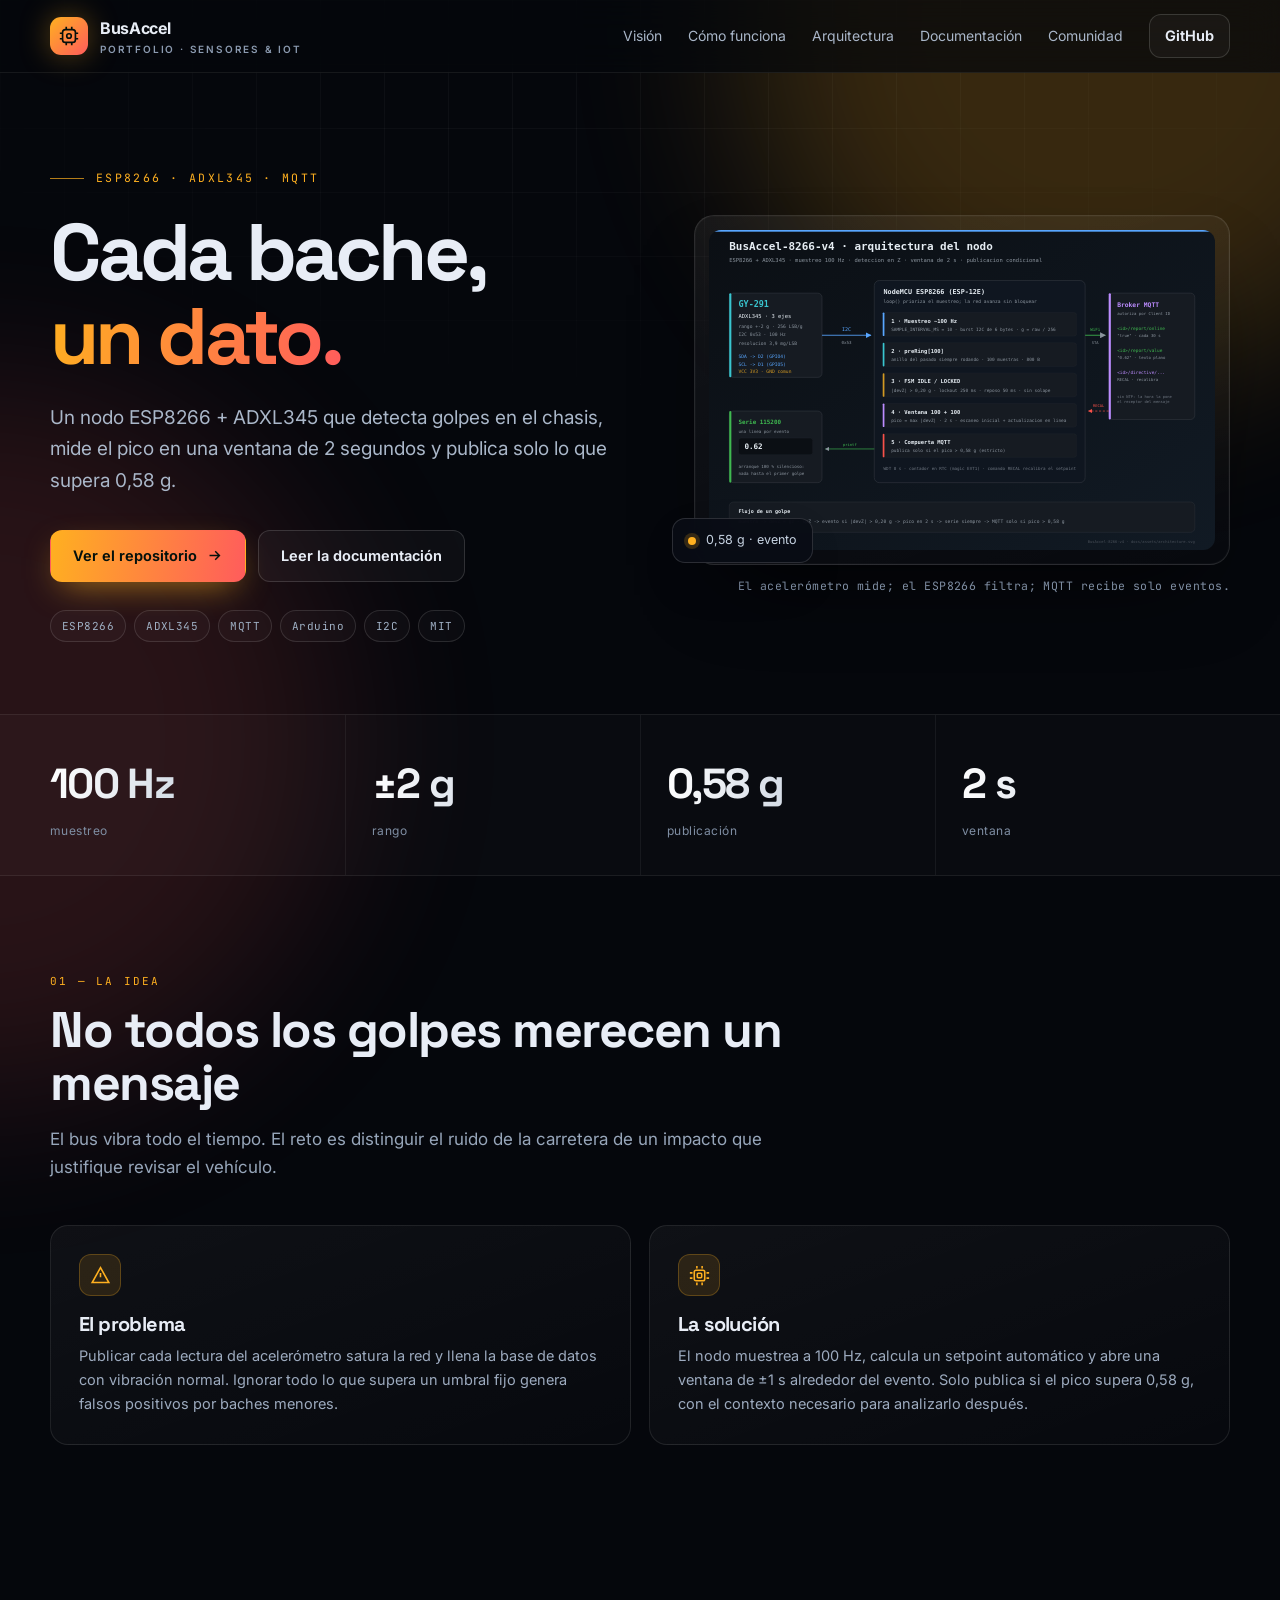
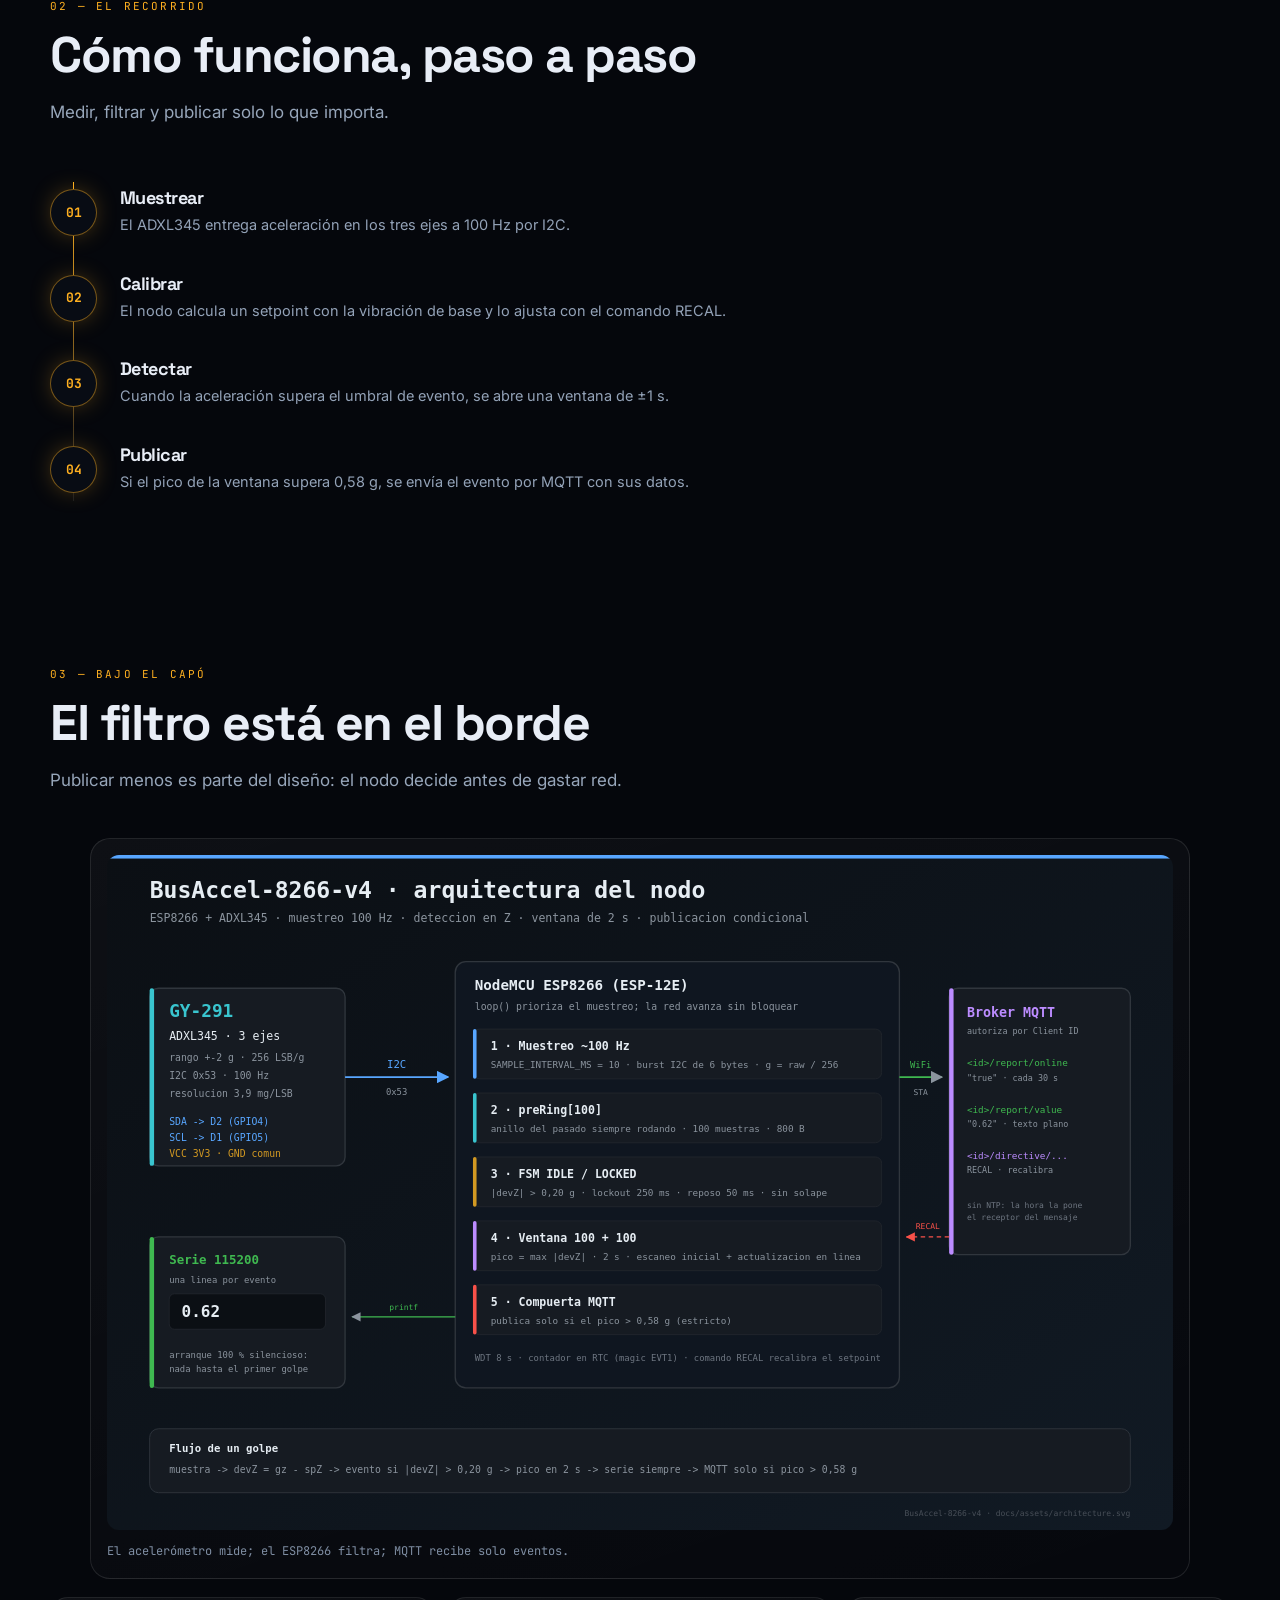
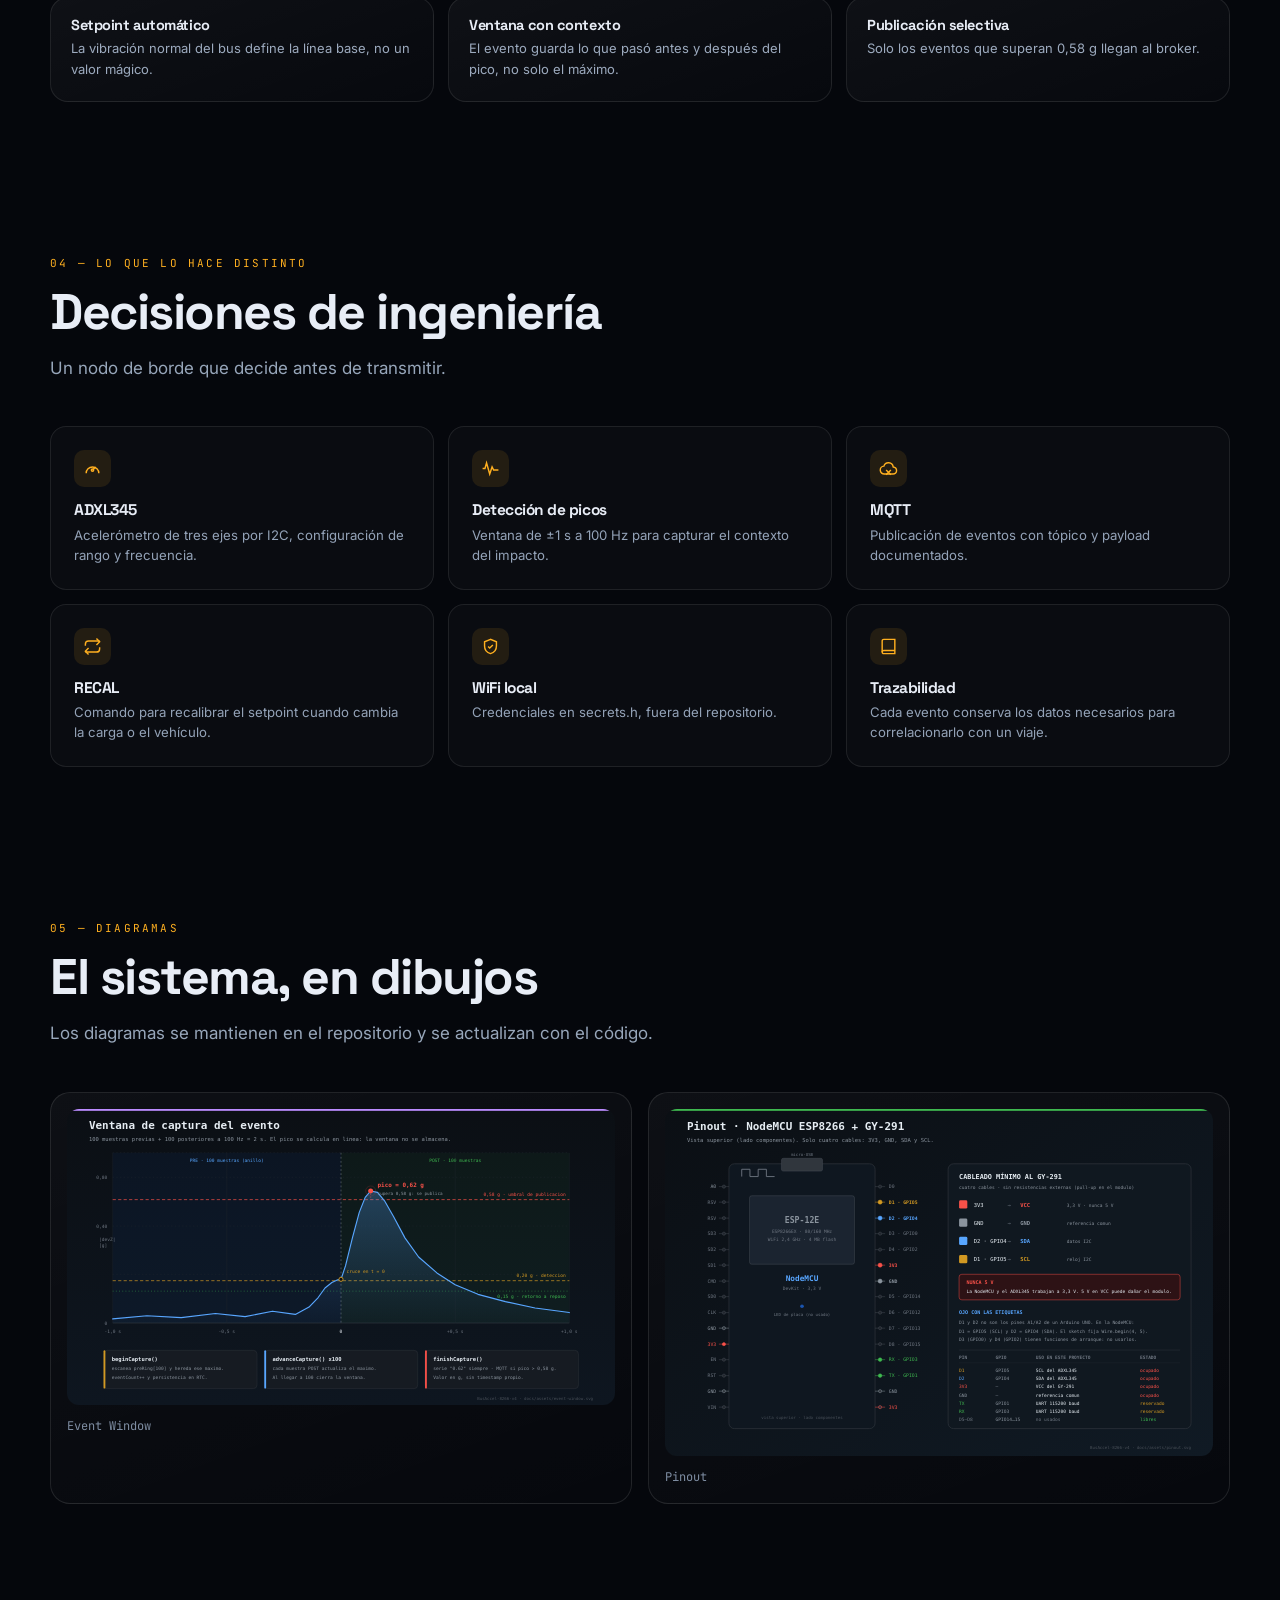
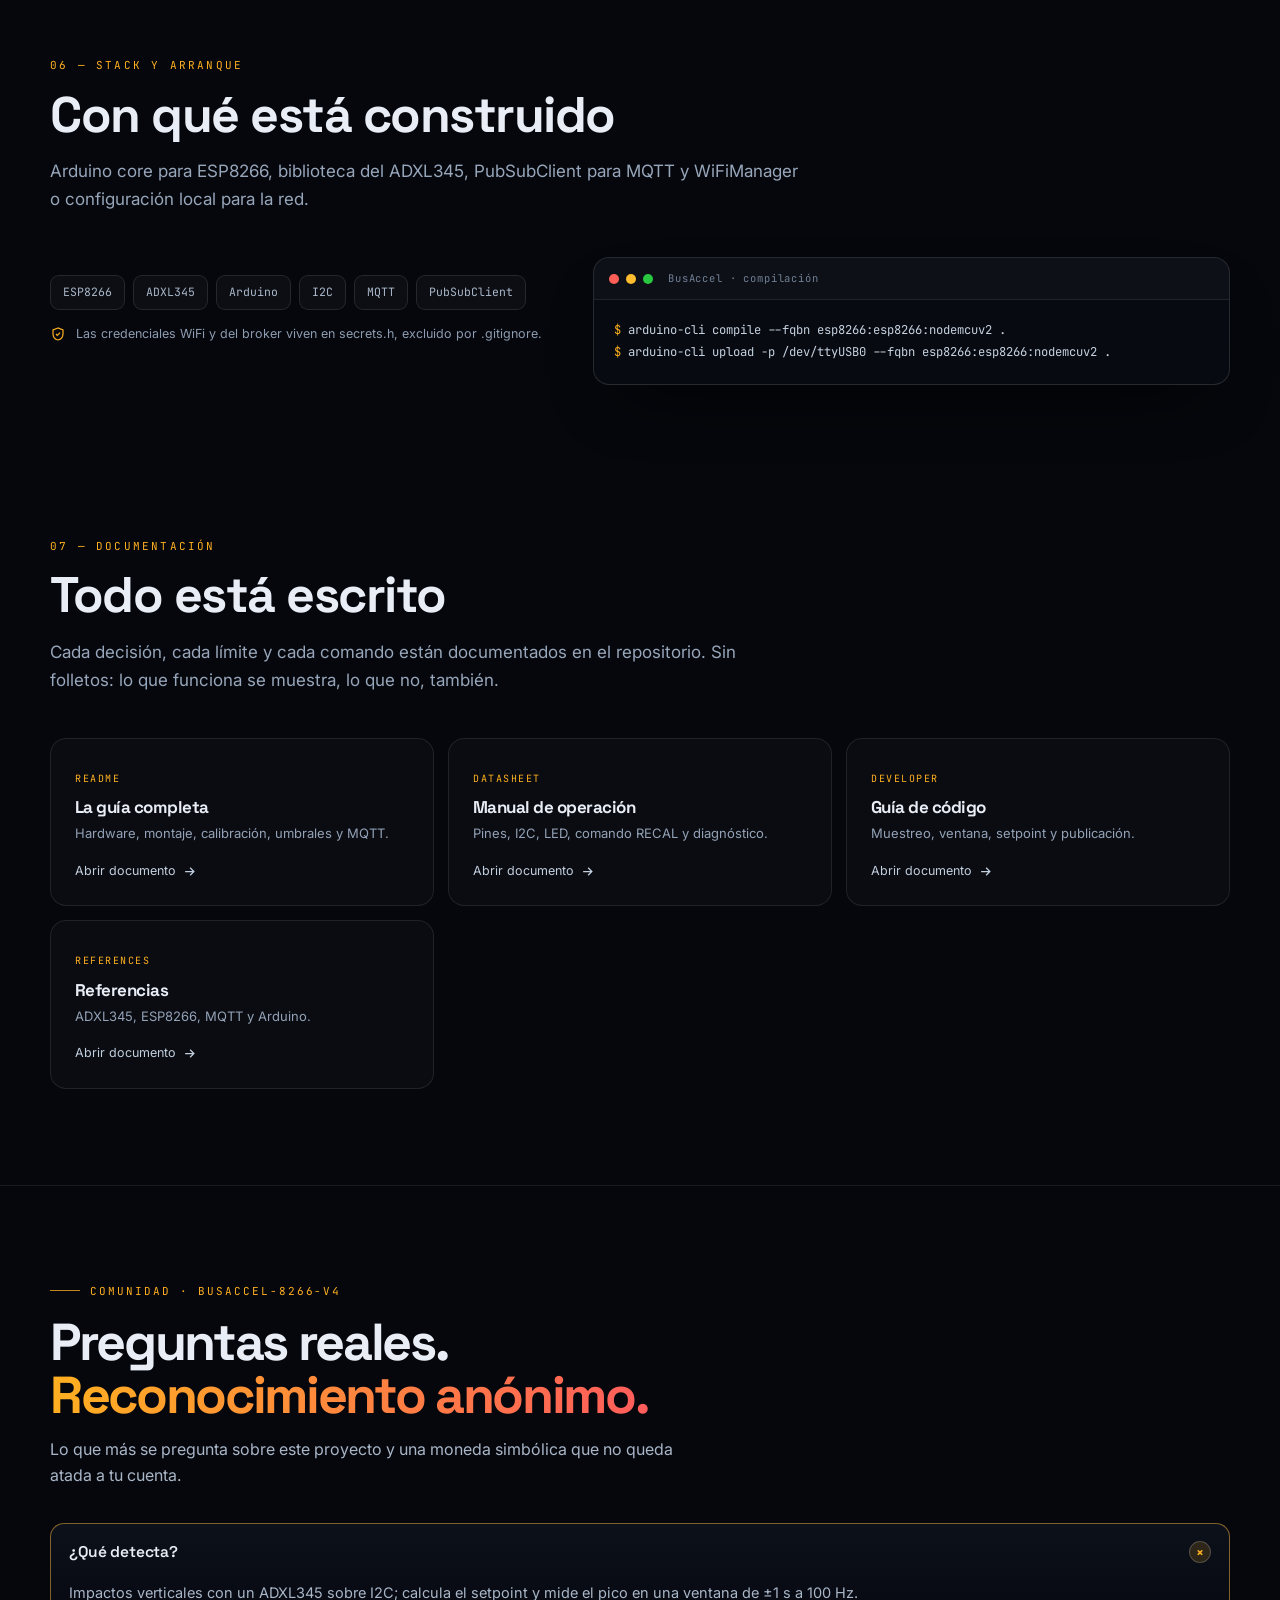
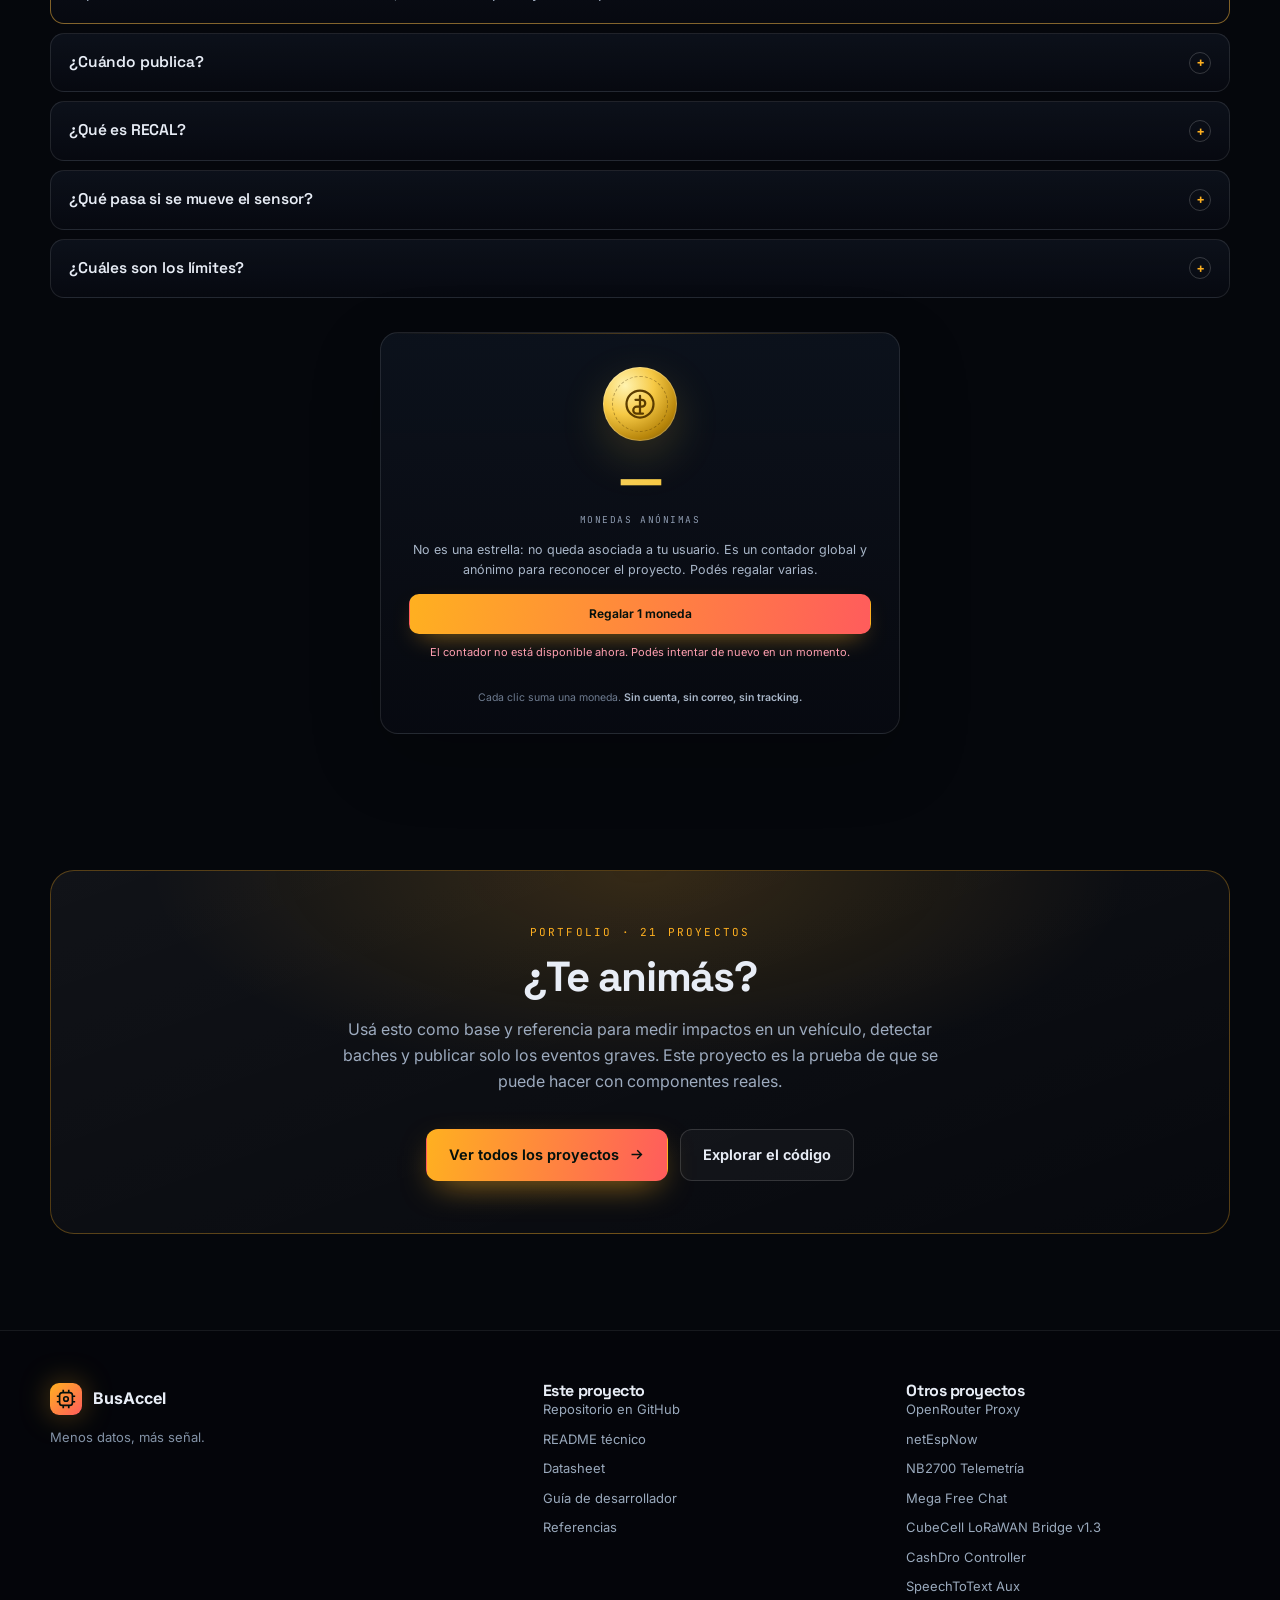
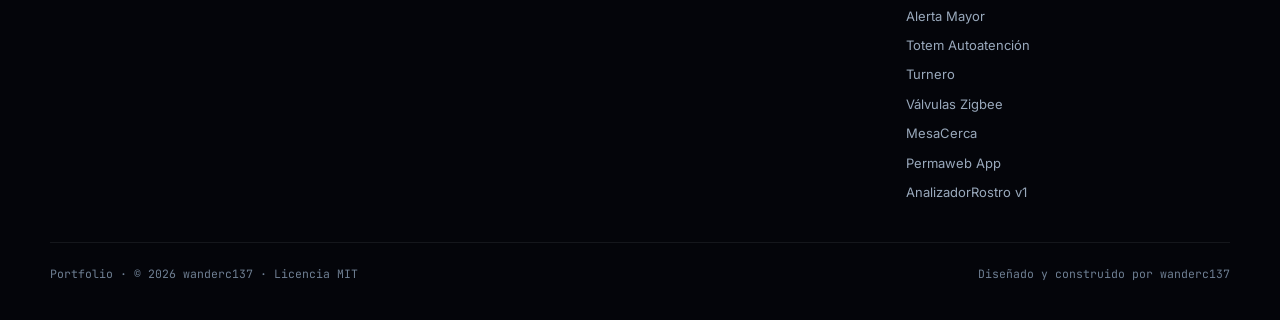
<file: versions/BusAccel-8266-v4/docs/index.html>
<!doctype html>
<html lang="es">
<head>
<meta charset="utf-8">
<meta name="viewport" content="width=device-width, initial-scale=1">
<title>Cada bache, un dato. · BusAccel</title>
<meta name="description" content="Nodo ESP8266 con ADXL345 para detectar impactos en un bus: ventana de 2 s a 100 Hz, umbral 0,58 g y MQTT.">
<meta name="author" content="wanderc137">
<meta property="og:type" content="website">
<meta property="og:title" content="Cada bache, un dato. · BusAccel">
<meta property="og:description" content="Nodo ESP8266 con ADXL345 para detectar impactos en un bus: ventana de 2 s a 100 Hz, umbral 0,58 g y MQTT.">
<meta property="og:url" content="https://wanderc137.github.io/BusAccel-8266-v4/">
<meta property="og:image" content="https://wanderc137.github.io/BusAccel-8266-v4/assets/og.png">
<meta name="twitter:card" content="summary_large_image">
<meta name="twitter:title" content="Cada bache, un dato. · BusAccel">
<meta name="twitter:description" content="Nodo ESP8266 con ADXL345 para detectar impactos en un bus: ventana de 2 s a 100 Hz, umbral 0,58 g y MQTT.">
<meta name="twitter:image" content="https://wanderc137.github.io/BusAccel-8266-v4/assets/og.png">
<link rel="icon" href="data:image/svg+xml,<svg xmlns='http://www.w3.org/2000/svg' viewBox='0 0 100 100'><rect width='100' height='100' rx='22' fill='%2305070c'/><rect x='22' y='22' width='56' height='56' rx='12' fill='none' stroke='%23FFB020' stroke-width='7'/><circle cx='50' cy='50' r='9' fill='%23FFB020'/></svg>">
<link rel="preconnect" href="https://fonts.googleapis.com">
<link rel="preconnect" href="https://fonts.gstatic.com" crossorigin>
<link href="https://fonts.googleapis.com/css2?family=Inter:wght@400;500;600;700&family=JetBrains+Mono:wght@400;500;600&family=Space+Grotesk:wght@500;600;700&display=swap" rel="stylesheet">
<style>
*,*::before,*::after{box-sizing:border-box}
html{scroll-behavior:smooth;scrollbar-width:none}
::-webkit-scrollbar{width:0;height:0}
::-webkit-scrollbar-track{background:#05070c}
::-webkit-scrollbar-thumb{background:#2a3448;border-radius:999px;border:2px solid #05070c}
::-webkit-scrollbar-thumb:hover{background:#3a4a66}
body{
  margin:0;background:#05070c;color:#e8edf6;
  font-family:'Inter',system-ui,-apple-system,'Segoe UI',sans-serif;
  font-size:16px;line-height:1.65;-webkit-font-smoothing:antialiased;
  overflow-x:hidden;
}
::selection{background:var(--accent);color:#04110c}
a{color:inherit;text-decoration:none}
img{max-width:100%;display:block}
h1,h2,h3,h4{font-family:'Space Grotesk','Inter',sans-serif;line-height:1.05;letter-spacing:-.03em;margin:0}
p{margin:0}
.mono{font-family:'JetBrains Mono',ui-monospace,SFMono-Regular,Menlo,monospace}
.wrap{width:min(1180px,calc(100% - 48px));margin:0 auto}
.grid-overlay{
  position:fixed;inset:0;z-index:0;pointer-events:none;
  background-image:linear-gradient(rgba(255,255,255,.035) 1px,transparent 1px),linear-gradient(90deg,rgba(255,255,255,.035) 1px,transparent 1px);
  background-size:64px 64px;
  mask-image:radial-gradient(ellipse 80% 60% at 50% 0%,#000 30%,transparent 78%);
  -webkit-mask-image:radial-gradient(ellipse 80% 60% at 50% 0%,#000 30%,transparent 78%);
}
.glow{
  position:fixed;z-index:0;pointer-events:none;filter:blur(90px);opacity:.20;
  width:720px;height:720px;border-radius:50%;
}
.glow.one{top:-340px;right:-180px;background:var(--accent)}
.glow.two{top:380px;left:-380px;background:var(--accent2);opacity:.14}
.nav{
  position:sticky;top:0;z-index:50;
  backdrop-filter:blur(18px);-webkit-backdrop-filter:blur(18px);
  background:rgba(5,7,12,.72);border-bottom:1px solid rgba(255,255,255,.07);
}
.nav-inner{display:flex;align-items:center;justify-content:space-between;height:72px}
.brand{display:flex;align-items:center;gap:12px;font-weight:700;letter-spacing:-.02em}
.brand-mark{
  width:38px;height:38px;border-radius:11px;display:grid;place-items:center;
  background:linear-gradient(135deg,var(--accent),var(--accent2));color:#05100c;
  box-shadow:0 0 30px color-mix(in srgb,var(--accent) 35%,transparent);
}
.brand-mark svg{width:22px;height:22px;stroke:#05100c;fill:none;stroke-width:1.8}
.brand small{display:block;font-size:10px;letter-spacing:.18em;color:#8b9ab0;font-weight:600;text-transform:uppercase}
.nav-links{display:flex;align-items:center;gap:26px;font-size:14px;color:#a9b6c8}
.nav-links a:hover{color:#fff}
.btn{
  display:inline-flex;align-items:center;justify-content:center;gap:9px;
  padding:13px 22px;border-radius:12px;font-weight:650;font-size:14.5px;
  border:1px solid transparent;transition:transform .2s ease,box-shadow .2s ease,background .2s ease;
  white-space:nowrap;
}
.btn:hover{transform:translateY(-2px)}
.btn-primary{
  background:linear-gradient(100deg,var(--accent),var(--accent2));color:#04110c;
  box-shadow:0 12px 34px -12px color-mix(in srgb,var(--accent) 70%,transparent);
}
.btn-primary:hover{box-shadow:0 18px 44px -12px color-mix(in srgb,var(--accent) 80%,transparent)}
.btn-ghost{background:rgba(255,255,255,.035);border-color:rgba(255,255,255,.14);color:#e8edf6}
.btn-ghost:hover{background:rgba(255,255,255,.07)}
.btn svg{width:17px;height:17px;stroke:currentColor;fill:none;stroke-width:2}
.hero{position:relative;z-index:1;padding:96px 0 72px}
.hero-grid{display:grid;grid-template-columns:1.04fr .96fr;gap:64px;align-items:center}
.eyebrow{
  font-family:'JetBrains Mono',monospace;font-size:11.5px;letter-spacing:.2em;
  text-transform:uppercase;color:var(--accent);display:flex;align-items:center;gap:12px;margin-bottom:22px;
}
.eyebrow::before{content:"";width:34px;height:1px;background:var(--accent);opacity:.7}
h1{font-size:clamp(42px,6.4vw,80px);font-weight:700;letter-spacing:-.045em}
.grad{background:linear-gradient(100deg,var(--accent),var(--accent2));-webkit-background-clip:text;background-clip:text;color:transparent}
.lead{font-size:clamp(17px,1.5vw,19px);color:#aab7c9;margin-top:24px;max-width:60ch}
.hero-actions{display:flex;flex-wrap:wrap;gap:12px;margin-top:34px}
.hero-badges{display:flex;flex-wrap:wrap;gap:8px;margin-top:28px}
.badge{
  font-family:'JetBrains Mono',monospace;font-size:11px;letter-spacing:.04em;
  padding:6px 11px;border-radius:999px;border:1px solid rgba(255,255,255,.12);
  color:#9fb0c4;background:rgba(255,255,255,.025);
}
.hero-visual{position:relative}
.visual-frame{
  border:1px solid rgba(255,255,255,.11);border-radius:20px;overflow:hidden;
  background:linear-gradient(160deg,rgba(255,255,255,.055),rgba(255,255,255,.012));
  box-shadow:0 40px 90px -40px rgba(0,0,0,.9),0 0 0 1px rgba(255,255,255,.02) inset;
  padding:14px;
}
.visual-frame img{border-radius:12px;width:100%}
.visual-caption{font-size:11.5px;color:#7f8ea3;margin-top:12px;text-align:right;font-family:'JetBrains Mono',monospace;letter-spacing:.04em}
.float-chip{
  position:absolute;left:-22px;bottom:34px;display:flex;align-items:center;gap:10px;
  background:rgba(9,13,21,.92);border:1px solid rgba(255,255,255,.14);border-radius:13px;
  padding:11px 15px;font-size:12.5px;color:#c7d3e2;backdrop-filter:blur(10px);
  box-shadow:0 20px 50px -20px #000;
}
.float-chip b{color:var(--accent);font-family:'Space Grotesk',sans-serif;font-size:16px}
.live-dot{width:8px;height:8px;border-radius:50%;background:var(--accent);box-shadow:0 0 0 4px color-mix(in srgb,var(--accent) 18%,transparent);animation:pulse 2.4s infinite}
@keyframes pulse{0%,100%{opacity:1}50%{opacity:.35}}
/* vending kiosk */
.kiosk{
  border:1px solid rgba(255,255,255,.13);border-radius:22px;padding:18px;
  background:linear-gradient(165deg,#0b1019,#070a11 60%,#0a0f18);
  box-shadow:0 45px 100px -45px #000,0 0 0 1px rgba(255,255,255,.02) inset;
}
.kiosk-head{display:flex;align-items:center;gap:9px;font-family:'JetBrains Mono',monospace;font-size:10.5px;letter-spacing:.12em;color:#8494a9;padding:2px 4px 14px;border-bottom:1px solid rgba(255,255,255,.07)}
.kiosk-head .timer{margin-left:auto;color:var(--accent)}
.kiosk-grid{display:grid;grid-template-columns:1fr 1fr;gap:10px;padding:14px 0}
.prod{background:rgba(255,255,255,.035);border:1px solid rgba(255,255,255,.075);border-radius:13px;padding:12px;display:flex;align-items:center;gap:11px}
.prod img{width:44px;height:44px;object-fit:contain;filter:drop-shadow(0 6px 10px rgba(0,0,0,.5))}
.prod span{font-size:11.5px;color:#c3cfdd;display:block;line-height:1.25}
.prod b{font-family:'JetBrains Mono',monospace;font-size:11px;color:var(--accent)}
.kiosk-pay{display:flex;align-items:center;gap:12px;border:1px solid color-mix(in srgb,var(--accent) 30%,transparent);background:color-mix(in srgb,var(--accent) 7%,transparent);border-radius:13px;padding:12px 14px}
.kiosk-pay .sol{width:38px;height:38px;border-radius:10px;display:grid;place-items:center;background:linear-gradient(135deg,var(--accent),var(--accent2));color:#04110c;font-size:23px;font-weight:800}
.kiosk-pay small{display:block;font-family:'JetBrains Mono',monospace;font-size:9.5px;letter-spacing:.1em;color:#8ea0b5}
.kiosk-pay strong{font-size:15px}
.kiosk-pay .pill{margin-left:auto;font-family:'JetBrains Mono',monospace;font-size:10px;letter-spacing:.12em;background:var(--accent);color:#04110c;padding:7px 11px;border-radius:8px;font-weight:700}
.stats{position:relative;z-index:1;border-top:1px solid rgba(255,255,255,.07);border-bottom:1px solid rgba(255,255,255,.07);background:rgba(255,255,255,.018)}
.stats-grid{display:grid;grid-template-columns:repeat(4,1fr);gap:0}
.stat{padding:34px 26px;border-left:1px solid rgba(255,255,255,.06)}
.stat:first-child{border-left:0;padding-left:0}
.stat-value{font-family:'Space Grotesk',sans-serif;font-size:clamp(28px,3.4vw,42px);font-weight:700;letter-spacing:-.04em;background:linear-gradient(100deg,#fff,#a9b8cc);-webkit-background-clip:text;background-clip:text;color:transparent}
.stat-label{font-size:12px;color:#7f8ea3;letter-spacing:.04em;margin-top:3px}
.section{position:relative;z-index:1;padding:96px 0}
.section.tight{padding-top:56px}
.section-head{max-width:780px;margin-bottom:44px}
.kicker{font-family:'JetBrains Mono',monospace;font-size:11px;letter-spacing:.2em;text-transform:uppercase;color:var(--accent);margin-bottom:14px}
h2{font-size:clamp(30px,4.1vw,50px);font-weight:700}
.section-sub{color:#97a6ba;font-size:17px;margin-top:16px;max-width:68ch}
.split{display:grid;grid-template-columns:1fr 1fr;gap:18px}
.card{
  border:1px solid rgba(255,255,255,.09);border-radius:18px;padding:28px;
  background:linear-gradient(160deg,rgba(255,255,255,.045),rgba(255,255,255,.012));
}
.card .icon{width:42px;height:42px;border-radius:12px;display:grid;place-items:center;background:color-mix(in srgb,var(--accent) 12%,transparent);border:1px solid color-mix(in srgb,var(--accent) 25%,transparent);margin-bottom:18px}
.card .icon svg{width:21px;height:21px;stroke:var(--accent);fill:none;stroke-width:1.8}
.card h3{font-size:20px;margin-bottom:9px}
.card p{color:#9dabbf;font-size:14.5px}
.timeline{position:relative;margin-top:10px}
.timeline::before{content:"";position:absolute;left:23px;top:12px;bottom:12px;width:1px;background:linear-gradient(var(--accent),rgba(255,255,255,.08))}
.step{display:grid;grid-template-columns:48px 1fr;gap:22px;padding:19px 0;align-items:start}
.step-num{
  width:47px;height:47px;border-radius:50%;display:grid;place-items:center;
  border:1px solid color-mix(in srgb,var(--accent) 45%,transparent);
  background:#080c14;color:var(--accent);font-family:'JetBrains Mono',monospace;font-size:13px;font-weight:700;
  position:relative;z-index:1;box-shadow:0 0 26px -6px color-mix(in srgb,var(--accent) 45%,transparent);
}
.step-body h3{font-size:18px;margin-bottom:5px}
.step-body p{color:#93a2b7;font-size:14.5px;max-width:78ch}
.figure{
  border:1px solid rgba(255,255,255,.1);border-radius:20px;padding:16px;
  background:linear-gradient(160deg,rgba(255,255,255,.04),rgba(255,255,255,.008));
}
.figure img{width:100%;border-radius:12px}
.figure figcaption{font-size:12px;color:#7f8ea3;margin-top:12px;font-family:'JetBrains Mono',monospace}
.arch-points{display:grid;grid-template-columns:repeat(3,1fr);gap:14px;margin-top:18px}
.arch-points .card{padding:20px}
.arch-points .card h4{font-size:14.5px;margin-bottom:5px}
.arch-points .card p{font-size:13px}
.features{display:grid;grid-template-columns:repeat(3,1fr);gap:14px}
.feature{border:1px solid rgba(255,255,255,.085);border-radius:16px;padding:23px;background:rgba(255,255,255,.022);transition:border-color .2s,background .2s,transform .2s}
.feature:hover{border-color:color-mix(in srgb,var(--accent) 38%,transparent);background:rgba(255,255,255,.038);transform:translateY(-3px)}
.feature .icon{width:37px;height:37px;border-radius:10px;display:grid;place-items:center;background:color-mix(in srgb,var(--accent) 10%,transparent);margin-bottom:15px}
.feature .icon svg{width:19px;height:19px;stroke:var(--accent);fill:none;stroke-width:1.8}
.feature h3{font-size:15.5px;margin-bottom:6px}
.feature p{font-size:13.2px;color:#94a3b8;line-height:1.55}
.stack-grid{display:grid;grid-template-columns:.9fr 1.1fr;gap:22px;align-items:start}
.chips{display:flex;flex-wrap:wrap;gap:8px;margin-top:18px}
.chip{font-family:'JetBrains Mono',monospace;font-size:11.5px;padding:7px 12px;border-radius:9px;border:1px solid rgba(255,255,255,.1);background:rgba(255,255,255,.03);color:#aab8ca}
.terminal{border:1px solid rgba(255,255,255,.13);border-radius:16px;overflow:hidden;background:#070a10;box-shadow:0 30px 70px -35px #000}
.terminal-bar{display:flex;align-items:center;gap:7px;padding:12px 15px;border-bottom:1px solid rgba(255,255,255,.08);background:rgba(255,255,255,.025)}
.terminal-bar i{width:10px;height:10px;border-radius:50%;background:#ff5f57;display:block}
.terminal-bar i:nth-child(2){background:#febc2e}
.terminal-bar i:nth-child(3){background:#28c840}
.terminal-bar span{margin-left:8px;font-family:'JetBrains Mono',monospace;font-size:10.5px;color:#718197;letter-spacing:.08em}
.terminal pre{margin:0;padding:20px;overflow:auto;font-family:'JetBrains Mono',monospace;font-size:12.2px;line-height:1.8;color:#c6d2e0}
.terminal .p{color:var(--accent)}
.terminal .c{color:#68788d}
.note{display:flex;gap:10px;align-items:flex-start;margin-top:14px;font-size:12.5px;color:#8d9cb0;line-height:1.55}
.note svg{width:16px;height:16px;stroke:var(--accent);fill:none;stroke-width:1.8;flex:0 0 auto;margin-top:2px}
.docs-grid{display:grid;grid-template-columns:repeat(3,1fr);gap:14px}
.doc-card{display:block;border:1px solid rgba(255,255,255,.09);border-radius:16px;padding:24px;background:rgba(255,255,255,.022);transition:border-color .2s,transform .2s,background .2s}
.doc-card:hover{border-color:color-mix(in srgb,var(--accent) 40%,transparent);transform:translateY(-3px);background:rgba(255,255,255,.04)}
.doc-card .tag{font-family:'JetBrains Mono',monospace;font-size:10px;letter-spacing:.15em;color:var(--accent);text-transform:uppercase}
.doc-card h3{font-size:17px;margin:10px 0 6px}
.doc-card p{font-size:13px;color:#93a2b7}
.doc-card .arrow{display:flex;align-items:center;gap:6px;margin-top:16px;font-size:12.5px;color:#c2cfdf}
.doc-card .arrow svg{width:15px;height:15px;stroke:currentColor;fill:none;stroke-width:2;transition:transform .2s}
.doc-card:hover .arrow svg{transform:translateX(4px)}
.gallery{display:grid;grid-template-columns:1fr 1fr;gap:16px}
.gallery .figure{margin:0}
.cta{position:relative;z-index:1;padding:40px 0 96px}
.cta-card{
  border-radius:24px;padding:52px;text-align:center;position:relative;overflow:hidden;
  border:1px solid color-mix(in srgb,var(--accent) 30%,transparent);
  background:
    radial-gradient(700px 300px at 50% 0%,color-mix(in srgb,var(--accent) 16%,transparent),transparent 70%),
    linear-gradient(160deg,rgba(255,255,255,.05),rgba(255,255,255,.012));
}
.cta-card h2{font-size:clamp(28px,3.7vw,42px)}
.cta-card p{color:#9dabbf;max-width:62ch;margin:16px auto 0}
.cta-card .hero-actions{justify-content:center}
footer{position:relative;z-index:1;border-top:1px solid rgba(255,255,255,.08);padding:52px 0 36px;background:rgba(4,6,10,.6)}
.foot-grid{display:grid;grid-template-columns:1.4fr 1fr 1fr;gap:40px}
.foot-brand{display:flex;align-items:center;gap:11px;font-weight:700;margin-bottom:12px}
.foot-brand .brand-mark{width:32px;height:32px;border-radius:9px}
.foot-p{font-size:13px;color:#8493a7;max-width:38ch}
.foot h4{font-family:'JetBrains Mono',monospace;font-size:10.5px;letter-spacing:.16em;text-transform:uppercase;color:#718197;margin-bottom:13px;font-weight:500}
.foot-links{display:flex;flex-direction:column;gap:8px;font-size:13px;color:#9aa9bc}
.foot-links a:hover{color:#fff}
.foot-bottom{display:flex;justify-content:space-between;gap:20px;flex-wrap:wrap;border-top:1px solid rgba(255,255,255,.07);margin-top:38px;padding-top:22px;font-size:11.5px;color:#6f7f93;font-family:'JetBrains Mono',monospace}
.reveal{opacity:1;transform:none;transition:opacity .7s ease,transform .7s ease}
.reveal.in{opacity:1;transform:none}
@media (prefers-reduced-motion:reduce){.reveal{opacity:1;transform:none;transition:none}.live-dot{animation:none}html{scroll-behavior:auto}}
@media (max-width:980px){
  .hero-grid,.split,.stack-grid,.gallery{grid-template-columns:1fr}
  .hero{padding-top:64px}
  .hero-visual{order:-1}
  .features{grid-template-columns:1fr 1fr}
  .arch-points{grid-template-columns:1fr}
  .stats-grid{grid-template-columns:1fr 1fr}
  .stat:nth-child(3){border-left:0;padding-left:0}
  .stat{border-top:1px solid rgba(255,255,255,.06)}
  .stat:nth-child(-n+2){border-top:0}
  .docs-grid{grid-template-columns:1fr}
  .foot-grid{grid-template-columns:1fr 1fr}
  .nav-links{display:none}
}
@media (max-width:620px){
  .wrap{width:calc(100% - 32px)}
  .features{grid-template-columns:1fr}
  .stats-grid{grid-template-columns:1fr 1fr}
  .stat{padding:24px 16px}
  .cta-card{padding:34px 22px}
  .float-chip{left:8px;bottom:16px}
  .foot-grid{grid-template-columns:1fr}
  .section{padding:72px 0}
}
</style>
<link rel="stylesheet" href="assets/community.css?v=5"></head>
<body style="--accent:#FFB020;--accent2:#FF5C5C">
<div class="grid-overlay"></div>
<div class="glow one"></div>
<div class="glow two"></div>

<header class="nav">
  <div class="wrap nav-inner">
    <a class="brand" href="#top">
      <span class="brand-mark"><svg viewBox="0 0 24 24"><rect x="5" y="5" width="14" height="14" rx="3"/><path d="M9 2v3M15 2v3M9 19v3M15 19v3M2 9h3M2 15h3M19 9h3M19 15h3"/><circle cx="12" cy="12" r="2.5"/></svg></span>
      <span>BusAccel<small>Portfolio · Sensores &amp; IoT</small></span>
    </a>
    <nav class="nav-links" aria-label="Navegación">
      <a href="#problema">Visión</a>
      <a href="#como">Cómo funciona</a>
      <a href="#arquitectura">Arquitectura</a>
      <a href="#docs">Documentación</a>
      <a href="#comunidad">Comunidad</a>
      <a class="btn btn-ghost" style="padding:9px 15px" href="https://github.com/wanderc137/BusAccel-8266-v4" target="_blank" rel="noopener">GitHub</a>
    </nav>
  </div>
</header>

<main id="top">
<section class="hero">
  <div class="wrap hero-grid">
    <div class="hero-copy">
      <div class="eyebrow">ESP8266 · ADXL345 · MQTT</div>
      <h1>Cada bache,<br><span class='grad'>un dato.</span></h1>
      <p class="lead">Un nodo ESP8266 + ADXL345 que detecta golpes en el chasis, mide el pico en una ventana de 2 segundos y publica solo lo que supera 0,58 g.</p>
      <div class="hero-actions">
        <a class="btn btn-primary" href="https://github.com/wanderc137/BusAccel-8266-v4" target="_blank" rel="noopener">Ver el repositorio <svg viewBox="0 0 24 24"><path d="M5 12h14M13 6l6 6-6 6"/></svg></a>
        <a class="btn btn-ghost" href="https://github.com/wanderc137/BusAccel-8266-v4#readme" target="_blank" rel="noopener">Leer la documentación</a>
      </div>
      <div class="hero-badges"><span class="badge">ESP8266</span><span class="badge">ADXL345</span><span class="badge">MQTT</span><span class="badge">Arduino</span><span class="badge">I2C</span><span class="badge">MIT</span></div>
    </div>
    <div class="hero-visual">
      <div class="visual-frame"><img src="assets/architecture.svg" alt="Nodo BusAccel con ESP8266, ADXL345 y broker MQTT"></div>
      <div class="visual-caption">El acelerómetro mide; el ESP8266 filtra; MQTT recibe solo eventos.</div>
      <div class="float-chip"><span class="live-dot"></span>0,58 g · evento</div>
    </div>
  </div>
</section>

<section class="stats"><div class="wrap stats-grid"><div class="stat"><div class="stat-value">100 Hz</div><div class="stat-label">muestreo</div></div><div class="stat"><div class="stat-value">±2 g</div><div class="stat-label">rango</div></div><div class="stat"><div class="stat-value">0,58 g</div><div class="stat-label">publicación</div></div><div class="stat"><div class="stat-value">2 s</div><div class="stat-label">ventana</div></div></div></section>

<section class="section" id="problema">
  <div class="wrap">
    <div class="section-head reveal">
      <div class="kicker">01 — La idea</div>
      <h2>No todos los golpes merecen un mensaje</h2>
      <p class="section-sub">El bus vibra todo el tiempo. El reto es distinguir el ruido de la carretera de un impacto que justifique revisar el vehículo.</p>
    </div>
    <div class="split">
      <div class="card reveal"><div class="icon"><svg viewBox="0 0 24 24" aria-hidden="true"><path d="M12 3 2.5 20h19L12 3Z"/><path d="M12 9v5M12 17v.01"/></svg></div><h3>El problema</h3><p>Publicar cada lectura del acelerómetro satura la red y llena la base de datos con vibración normal. Ignorar todo lo que supera un umbral fijo genera falsos positivos por baches menores.</p></div>
      <div class="card reveal"><div class="icon"><svg viewBox="0 0 24 24" aria-hidden="true"><rect x="6" y="6" width="12" height="12" rx="2"/><path d="M9 1v3M15 1v3M9 20v3M15 20v3M1 9h3M1 15h3M20 9h3M20 15h3"/><rect x="9.5" y="9.5" width="5" height="5" rx="1"/></svg></div><h3>La solución</h3><p>El nodo muestrea a 100 Hz, calcula un setpoint automático y abre una ventana de ±1 s alrededor del evento. Solo publica si el pico supera 0,58 g, con el contexto necesario para analizarlo después.</p></div>
    </div>
  </div>
</section>

<section class="section tight" id="como">
  <div class="wrap">
    <div class="section-head reveal">
      <div class="kicker">02 — El recorrido</div>
      <h2>Cómo funciona, paso a paso</h2>
      <p class="section-sub">Medir, filtrar y publicar solo lo que importa.</p>
    </div>
    <div class="timeline reveal"><div class="step"><div class="step-num">01</div><div class="step-body"><h3>Muestrear</h3><p>El ADXL345 entrega aceleración en los tres ejes a 100 Hz por I2C.</p></div></div><div class="step"><div class="step-num">02</div><div class="step-body"><h3>Calibrar</h3><p>El nodo calcula un setpoint con la vibración de base y lo ajusta con el comando RECAL.</p></div></div><div class="step"><div class="step-num">03</div><div class="step-body"><h3>Detectar</h3><p>Cuando la aceleración supera el umbral de evento, se abre una ventana de ±1 s.</p></div></div><div class="step"><div class="step-num">04</div><div class="step-body"><h3>Publicar</h3><p>Si el pico de la ventana supera 0,58 g, se envía el evento por MQTT con sus datos.</p></div></div></div>
  </div>
</section>

<section class="section tight" id="arquitectura">
  <div class="wrap">
    <div class="section-head reveal">
      <div class="kicker">03 — Bajo el capó</div>
      <h2>El filtro está en el borde</h2>
      <p class="section-sub">Publicar menos es parte del diseño: el nodo decide antes de gastar red.</p>
    </div>
    <figure class="figure reveal"><img src="assets/architecture.svg" alt="Nodo BusAccel con ESP8266, ADXL345 y broker MQTT" loading="lazy"><figcaption>El acelerómetro mide; el ESP8266 filtra; MQTT recibe solo eventos.</figcaption></figure>
    <div class="arch-points reveal"><div class="card"><h4>Setpoint automático</h4><p>La vibración normal del bus define la línea base, no un valor mágico.</p></div><div class="card"><h4>Ventana con contexto</h4><p>El evento guarda lo que pasó antes y después del pico, no solo el máximo.</p></div><div class="card"><h4>Publicación selectiva</h4><p>Solo los eventos que superan 0,58 g llegan al broker.</p></div></div>
  </div>
</section>

<section class="section tight">
  <div class="wrap">
    <div class="section-head reveal">
      <div class="kicker">04 — Lo que lo hace distinto</div>
      <h2>Decisiones de ingeniería</h2>
      <p class="section-sub">Un nodo de borde que decide antes de transmitir.</p>
    </div>
    <div class="features reveal"><div class="feature"><div class="icon"><svg viewBox="0 0 24 24" aria-hidden="true"><path d="M4 18a8 8 0 1 1 16 0"/><path d="m12 14 4-4"/><circle cx="12" cy="14" r="1.5"/></svg></div><h3>ADXL345</h3><p>Acelerómetro de tres ejes por I2C, configuración de rango y frecuencia.</p></div><div class="feature"><div class="icon"><svg viewBox="0 0 24 24" aria-hidden="true"><path d="M2 12h3l2-7 4 14 3-9 2 4h6"/></svg></div><h3>Detección de picos</h3><p>Ventana de ±1 s a 100 Hz para capturar el contexto del impacto.</p></div><div class="feature"><div class="icon"><svg viewBox="0 0 24 24" aria-hidden="true"><path d="M17.5 19a4.5 4.5 0 0 0 .4-9A6 6 0 0 0 6.2 9 4.5 4.5 0 0 0 7 19h10.5Z"/><path d="m9 14 6 6M15 14l-6 6"/></svg></div><h3>MQTT</h3><p>Publicación de eventos con tópico y payload documentados.</p></div><div class="feature"><div class="icon"><svg viewBox="0 0 24 24" aria-hidden="true"><path d="M17 2l4 4-4 4"/><path d="M3 11V9a4 4 0 0 1 4-4h14"/><path d="M7 22l-4-4 4-4"/><path d="M21 13v2a4 4 0 0 1-4 4H3"/></svg></div><h3>RECAL</h3><p>Comando para recalibrar el setpoint cuando cambia la carga o el vehículo.</p></div><div class="feature"><div class="icon"><svg viewBox="0 0 24 24" aria-hidden="true"><path d="M12 3 4.5 6v5.5c0 4.6 3.2 8.4 7.5 9.5 4.3-1.1 7.5-4.9 7.5-9.5V6L12 3Z"/><path d="m9 12 2 2 4-4"/></svg></div><h3>WiFi local</h3><p>Credenciales en secrets.h, fuera del repositorio.</p></div><div class="feature"><div class="icon"><svg viewBox="0 0 24 24" aria-hidden="true"><path d="M4 5a2 2 0 0 1 2-2h14v18H6a2 2 0 0 1-2-2V5Z"/><path d="M4 19a2 2 0 0 1 2-2h14"/></svg></div><h3>Trazabilidad</h3><p>Cada evento conserva los datos necesarios para correlacionarlo con un viaje.</p></div></div>
  </div>
</section>

<section class="section tight"><div class="wrap"><div class="section-head reveal"><div class="kicker">05 — Diagramas</div><h2>El sistema, en dibujos</h2><p class="section-sub">Los diagramas se mantienen en el repositorio y se actualizan con el código.</p></div><div class="gallery"><figure class="figure"><img src="assets/event-window.svg" alt="BusAccel — event window" loading="lazy"><figcaption>Event Window</figcaption></figure><figure class="figure"><img src="assets/pinout.svg" alt="BusAccel — pinout" loading="lazy"><figcaption>Pinout</figcaption></figure></div></div></section>

<section class="section tight">
  <div class="wrap">
    <div class="section-head reveal">
      <div class="kicker">06 — Stack y arranque</div>
      <h2>Con qué está construido</h2>
      <p class="section-sub">Arduino core para ESP8266, biblioteca del ADXL345, PubSubClient para MQTT y WiFiManager o configuración local para la red.</p>
    </div>
    <div class="stack-grid">
      <div class="reveal">
        <div class="chips"><span class="chip">ESP8266</span><span class="chip">ADXL345</span><span class="chip">Arduino</span><span class="chip">I2C</span><span class="chip">MQTT</span><span class="chip">PubSubClient</span></div>
        <div class="note"><svg viewBox="0 0 24 24" aria-hidden="true"><path d="M12 3 4.5 6v5.5c0 4.6 3.2 8.4 7.5 9.5 4.3-1.1 7.5-4.9 7.5-9.5V6L12 3Z"/><path d="m9 12 2 2 4-4"/></svg><span>Las credenciales WiFi y del broker viven en secrets.h, excluido por .gitignore.</span></div>
      </div>
      <div class="terminal reveal">
        <div class="terminal-bar"><i></i><i></i><i></i><span>BusAccel · compilación</span></div>
        <pre><span class="p">$</span> arduino-cli compile --fqbn esp8266:esp8266:nodemcuv2 .
<span class="p">$</span> arduino-cli upload -p /dev/ttyUSB0 --fqbn esp8266:esp8266:nodemcuv2 .</pre>
      </div>
    </div>
  </div>
</section>

<section class="section tight" id="docs">
  <div class="wrap">
    <div class="section-head reveal">
      <div class="kicker">07 — Documentación</div>
      <h2>Todo está escrito</h2>
      <p class="section-sub">Cada decisión, cada límite y cada comando están documentados en el repositorio. Sin folletos: lo que funciona se muestra, lo que no, también.</p>
    </div>
    <div class="docs-grid reveal"><a class="doc-card" href="https://github.com/wanderc137/BusAccel-8266-v4/blob/main/README.md" target="_blank" rel="noopener"><span class="tag">README</span><h3>La guía completa</h3><p>Hardware, montaje, calibración, umbrales y MQTT.</p><span class="arrow">Abrir documento <svg viewBox="0 0 24 24"><path d="M5 12h14M13 6l6 6-6 6"/></svg></span></a><a class="doc-card" href="https://github.com/wanderc137/BusAccel-8266-v4/blob/main/docs/datasheet.md" target="_blank" rel="noopener"><span class="tag">DATASHEET</span><h3>Manual de operación</h3><p>Pines, I2C, LED, comando RECAL y diagnóstico.</p><span class="arrow">Abrir documento <svg viewBox="0 0 24 24"><path d="M5 12h14M13 6l6 6-6 6"/></svg></span></a><a class="doc-card" href="https://github.com/wanderc137/BusAccel-8266-v4/blob/main/docs/developer.md" target="_blank" rel="noopener"><span class="tag">DEVELOPER</span><h3>Guía de código</h3><p>Muestreo, ventana, setpoint y publicación.</p><span class="arrow">Abrir documento <svg viewBox="0 0 24 24"><path d="M5 12h14M13 6l6 6-6 6"/></svg></span></a><a class="doc-card" href="https://github.com/wanderc137/BusAccel-8266-v4/blob/main/docs/REFERENCES.md" target="_blank" rel="noopener"><span class="tag">REFERENCES</span><h3>Referencias</h3><p>ADXL345, ESP8266, MQTT y Arduino.</p><span class="arrow">Abrir documento <svg viewBox="0 0 24 24"><path d="M5 12h14M13 6l6 6-6 6"/></svg></span></a></div>
  </div>
</section>

<section class="cta">
  <div class="wrap">
    <div class="cta-card reveal">
      <div class="kicker" style="justify-content:center">Portfolio · 21 proyectos</div>
      <h2>¿Te animás?</h2>
      <p>Usá esto como base y referencia para medir impactos en un vehículo, detectar baches y publicar solo los eventos graves. Este proyecto es la prueba de que se puede hacer con componentes reales.</p>
      <div class="hero-actions">
        <a class="btn btn-primary" href="https://wanderc137.github.io/" target="_blank" rel="noopener">Ver todos los proyectos <svg viewBox="0 0 24 24"><path d="M5 12h14M13 6l6 6-6 6"/></svg></a>
        <a class="btn btn-ghost" href="https://github.com/wanderc137/BusAccel-8266-v4" target="_blank" rel="noopener">Explorar el código</a>
      </div>
    </div>
  </div>
</section>
</main>

<footer>
  <div class="wrap">
    <div class="foot-grid">
      <div>
        <div class="foot-brand"><span class="brand-mark"><svg viewBox="0 0 24 24"><rect x="5" y="5" width="14" height="14" rx="3"/><path d="M9 2v3M15 2v3M9 19v3M15 19v3M2 9h3M2 15h3M19 9h3M19 15h3"/><circle cx="12" cy="12" r="2.5"/></svg></span>BusAccel</div>
        <p class="foot-p">Menos datos, más señal.</p>
      </div>
      <div>
        <h4>Este proyecto</h4>
        <div class="foot-links">
          <a href="https://github.com/wanderc137/BusAccel-8266-v4" target="_blank" rel="noopener">Repositorio en GitHub</a>
          <a href="https://github.com/wanderc137/BusAccel-8266-v4/blob/main/README.md" target="_blank" rel="noopener">README técnico</a>
          <a href="https://github.com/wanderc137/BusAccel-8266-v4/blob/main/docs/datasheet.md" target="_blank" rel="noopener">Datasheet</a>
          <a href="https://github.com/wanderc137/BusAccel-8266-v4/blob/main/docs/developer.md" target="_blank" rel="noopener">Guía de desarrollador</a>
          <a href="https://github.com/wanderc137/BusAccel-8266-v4/blob/main/docs/REFERENCES.md" target="_blank" rel="noopener">Referencias</a>
        </div>
      </div>
      <div>
        <h4>Otros proyectos</h4>
        <div class="foot-links"><a href="https://wanderc137.github.io/proxy-openrouter-ia-chinas/">OpenRouter Proxy</a><a href="https://wanderc137.github.io/netEspNow-v1.4/">netEspNow</a><a href="https://wanderc137.github.io/nb2700-telemetria/">NB2700 Telemetría</a><a href="https://wanderc137.github.io/mega-free-chat/">Mega Free Chat</a><a href="https://wanderc137.github.io/CubeCell-LoRaWAN-Node-v1.3/">CubeCell LoRaWAN Bridge v1.3</a><a href="https://wanderc137.github.io/CashDroController/">CashDro Controller</a><a href="https://wanderc137.github.io/SpeechToTextAuxPy/">SpeechToText Aux</a><a href="https://wanderc137.github.io/teleAsistenciaV1.3/">Alerta Mayor</a><a href="https://wanderc137.github.io/TotemAutoatencion/">Totem Autoatención</a><a href="https://wanderc137.github.io/turnero/">Turnero</a><a href="https://wanderc137.github.io/valvulas-zigbee/">Válvulas Zigbee</a><a href="https://wanderc137.github.io/mesacerca/">MesaCerca</a><a href="https://wanderc137.github.io/permaweb-app/">Permaweb App</a><a href="https://wanderc137.github.io/AnalizadorRostroUNOQ/">AnalizadorRostro v1</a></div>
      </div>
    </div>
    <div class="foot-bottom">
      <span><a href="https://wanderc137.github.io/">Portfolio</a> · © 2026 wanderc137 · Licencia MIT</span>
      <span>Diseñado y construido por wanderc137</span>
    </div>
  </div>
</footer>

<script>
(function(){
  var io = new IntersectionObserver(function(entries){
    entries.forEach(function(entry){
      if (entry.isIntersecting) {
        entry.target.classList.add('in');
        io.unobserve(entry.target);
      }
    });
  }, {threshold: 0.12});
  document.querySelectorAll('.reveal').forEach(function(el){ io.observe(el); });
})();
</script>

<script>window.PORTFOLIO_COMMUNITY = {"account": "wanderc137", "repo": "BusAccel-8266-v4", "coinNamespace": "wanderc137-busaccel-8266-v4-coins-v1", "faqs": [{"q": "¿Qué detecta?", "a": "Impactos verticales con un ADXL345 sobre I2C; calcula el setpoint y mide el pico en una ventana de ±1 s a 100 Hz."}, {"q": "¿Cuándo publica?", "a": "Solo si el pico supera <b>0,58 g</b>; los eventos menores no se envían por MQTT."}, {"q": "¿Qué es RECAL?", "a": "El comando para recalcular el setpoint después de cambiar el montaje."}, {"q": "¿Qué pasa si se mueve el sensor?", "a": "El setpoint automático absorbe el ángulo de montaje; si cambia mucho, hay que recalibrar."}, {"q": "¿Cuáles son los límites?", "a": "Un solo eje, sin GPS/timestamp, QoS 0 e IRAM al 93 %."}]};</script>
<script src="assets/community.js?v=5" defer></script>
</body>
</html>
</file>
<file: docs/assets/community.css>
/* Comunidad · FAQ, preguntas y monedas anónimas */
.psc-section{
  position:relative;
  scroll-margin-top:86px;
  padding:clamp(56px,8vw,96px) 0;
  border-top:1px solid rgba(255,255,255,.08);
}
.psc-head{max-width:760px;margin-bottom:34px}
.psc-kicker{
  display:flex;align-items:center;gap:10px;margin-bottom:16px;
  font-family:'JetBrains Mono',ui-monospace,monospace;font-size:11px;letter-spacing:.18em;
  text-transform:uppercase;color:var(--accent);
}
.psc-kicker::before{content:"";width:30px;height:1px;background:var(--accent);opacity:.75}
.psc-head h2{
  font-family:'Space Grotesk','Inter',sans-serif;font-size:clamp(32px,4.2vw,52px);
  line-height:1.02;letter-spacing:-.045em;margin:0 0 14px;
}
.psc-head p{color:#a9b6c8;font-size:16px;line-height:1.65;margin:0;max-width:66ch}
.psc-head .psc-grad{
  background:linear-gradient(100deg,var(--accent),var(--accent2));
  -webkit-background-clip:text;background-clip:text;color:transparent;
}
.psc-faq{display:flex;flex-direction:column;gap:9px;margin-bottom:34px}
.psc-faq-item{
  border:1px solid rgba(255,255,255,.1);border-radius:14px;
  background:linear-gradient(180deg,rgba(14,20,31,.78),rgba(8,11,18,.72));
  overflow:hidden;transition:border-color .18s,background .18s;
}
.psc-faq-item:hover{border-color:rgba(255,255,255,.18)}
.psc-faq-item[open]{border-color:color-mix(in srgb,var(--accent) 42%,rgba(255,255,255,.12))}
.psc-faq-item summary{
  display:flex;align-items:center;justify-content:space-between;gap:16px;
  padding:16px 18px;cursor:pointer;list-style:none;
  font-family:'Space Grotesk','Inter',sans-serif;font-size:15.5px;font-weight:600;letter-spacing:-.01em;
}
.psc-faq-item summary::-webkit-details-marker{display:none}
.psc-faq-item summary .psc-plus{
  flex:0 0 22px;width:22px;height:22px;border-radius:50%;
  display:grid;place-items:center;border:1px solid rgba(255,255,255,.18);
  color:var(--accent);font-size:15px;line-height:1;transition:transform .2s,background .2s;
}
.psc-faq-item[open] summary .psc-plus{transform:rotate(45deg);background:color-mix(in srgb,var(--accent) 14%,transparent)}
.psc-faq-body{padding:0 18px 17px;color:#a9b6c8;font-size:14.5px;line-height:1.7}
.psc-faq-body code{font-family:'JetBrains Mono',monospace;font-size:.88em;color:#d8e4f5;background:rgba(255,255,255,.06);padding:2px 5px;border-radius:5px}
.psc-coin-wrap{max-width:520px;margin:0 auto;width:100%}
.psc-grid{display:grid;grid-template-columns:minmax(0,1.25fr) minmax(300px,.75fr);gap:16px;align-items:stretch}
.psc-card{
  position:relative;border:1px solid rgba(255,255,255,.1);border-radius:18px;
  background:linear-gradient(180deg,rgba(14,20,31,.82),rgba(8,11,18,.75));
  padding:clamp(18px,2.6vw,28px);box-shadow:0 24px 70px rgba(0,0,0,.22);
  overflow:hidden;
}
.psc-card::before{
  content:"";position:absolute;inset:0 0 auto;height:1px;
  background:linear-gradient(90deg,transparent,color-mix(in srgb,var(--accent) 45%,transparent),transparent);
  opacity:.6;
}
.psc-card h3{
  font-family:'Space Grotesk','Inter',sans-serif;font-size:20px;letter-spacing:-.025em;margin:0 0 5px;
}
.psc-card .psc-sub{color:#8e9bb0;font-size:12.5px;line-height:1.5;margin:0 0 16px}
.psc-btn{
  display:inline-flex;align-items:center;justify-content:center;gap:7px;
  border:1px solid rgba(255,255,255,.16);border-radius:10px;padding:9px 14px;
  background:rgba(255,255,255,.03);color:#e8edf6;font:inherit;font-size:12px;font-weight:650;
  cursor:pointer;transition:transform .14s,border-color .14s,background .14s,box-shadow .14s;
}
.psc-btn:hover{transform:translateY(-1px);border-color:rgba(255,255,255,.3);background:rgba(255,255,255,.06)}
.psc-btn.primary{
  background:linear-gradient(100deg,var(--accent),var(--accent2));border-color:transparent;color:#04141a;
  box-shadow:0 10px 26px -12px color-mix(in srgb,var(--accent) 75%,transparent);
}
.psc-btn.primary:hover{filter:brightness(1.06);box-shadow:0 16px 34px -12px color-mix(in srgb,var(--accent) 80%,transparent)}
.psc-btn:disabled{opacity:.55;cursor:not-allowed;transform:none;filter:none}

.psc-coin{display:flex;flex-direction:column;justify-content:space-between;min-height:100%}
.psc-coin-top{text-align:center;padding:6px 0 12px}
.psc-coin-icon{
  width:74px;height:74px;margin:0 auto 10px;border-radius:50%;
  display:grid;place-items:center;position:relative;
  background:radial-gradient(circle at 30% 25%,#fff3b0,#f6c945 38%,#b8860b 72%,#6b4c00 100%);
  box-shadow:0 0 0 1px rgba(255,255,255,.2) inset,0 16px 45px rgba(246,201,69,.18);
  animation:psc-float 4.5s ease-in-out infinite;
}
.psc-coin-icon::after{
  content:"";position:absolute;inset:9px;border-radius:50%;border:1px dashed rgba(70,45,0,.38);
}
.psc-coin-icon svg{width:36px;height:36px;position:relative;z-index:1}
.psc-coin-count{
  font-family:'Space Grotesk','Inter',sans-serif;font-size:clamp(38px,5vw,54px);
  line-height:1;letter-spacing:-.05em;font-weight:700;
  background:linear-gradient(100deg,#fff0a8,#f6c945 55%,#d99a12);
  -webkit-background-clip:text;background-clip:text;color:transparent;
}
.psc-coin-label{font-family:'JetBrains Mono',monospace;font-size:9.5px;letter-spacing:.16em;text-transform:uppercase;color:#8e9bb0;margin-top:7px}
.psc-coin-copy{color:#a9b6c8;font-size:12.5px;line-height:1.6;text-align:center;margin:0 0 14px}
.psc-coin-btn{width:100%}
.psc-coin-msg{min-height:34px;text-align:center;font-size:11px;color:#8e9bb0;line-height:1.5;margin:10px 0 0}
.psc-coin-msg.ok{color:#f6c945}
.psc-coin-msg.bad{color:#ff9fb1}
.psc-coin-small{font-size:10.5px;color:#6f7c91;text-align:center;line-height:1.5;margin:12px 0 0}
.psc-coin-small strong{color:#a9b6c8;font-weight:600}
@keyframes psc-float{0%,100%{transform:translateY(0)}50%{transform:translateY(-5px)}}
@media(max-width:860px){
  .psc-grid{grid-template-columns:1fr}
  .psc-coin{min-height:auto}
}
@media(max-width:560px){
  .psc-faq-item summary{font-size:14px;padding:14px}
  .psc-faq-body{padding:0 14px 15px;font-size:13.5px}
  .psc-actions{width:100%}
  .psc-actions .psc-btn{flex:1}
}
@media(prefers-reduced-motion:reduce){
  .psc-coin-icon{animation:none}
  .psc-btn,.psc-faq-item{transition:none}
}
</file>
<file: docs/rec/player.css>
/* Reproductor asciinema inline reutilizable para las páginas de wanderc137. */
.rec-section{position:relative;z-index:1}
.rec-section .rec-kicker{
  font-family:'JetBrains Mono',ui-monospace,monospace;
  font-size:11px;letter-spacing:.2em;text-transform:uppercase;
  color:var(--accent,#2E7DFF);margin:0 0 10px;
}
.rec-section .rec-h2{
  font-family:'Space Grotesk','Inter',sans-serif;
  font-size:clamp(28px,4.6vw,50px);line-height:1.06;letter-spacing:-.035em;
  color:#f2f6fc;margin:0 0 12px;max-width:22ch;
}
.rec-section .rec-lead{
  font-size:clamp(14px,1.5vw,17px);line-height:1.65;
  color:#9fb0c4;margin:0 0 22px;max-width:72ch;
}
.rec-banner{
  display:flex;align-items:center;gap:12px;flex-wrap:wrap;
  padding:14px 18px;margin:0 0 18px;
  border:1px solid color-mix(in srgb,var(--accent,#2E7DFF) 38%,transparent);
  border-radius:14px;
  background:linear-gradient(100deg,color-mix(in srgb,var(--accent,#2E7DFF) 14%,transparent),color-mix(in srgb,var(--accent2,#14F195) 8%,transparent));
  box-shadow:0 18px 40px -30px color-mix(in srgb,var(--accent,#2E7DFF) 60%,transparent);
}
.rec-banner .rec-banner-icon{font-size:18px;line-height:1}
.rec-banner strong{font-size:14px;color:#fff;letter-spacing:-.01em}
.rec-banner span{font-size:12.5px;color:#9fb0c4}
.rec-shell{
  position:relative;
  border:1px solid rgba(255,255,255,.13);
  border-radius:20px;
  overflow:hidden;
  background:#070a10;
  box-shadow:0 34px 80px -38px #000,0 0 0 1px rgba(255,255,255,.025) inset;
}
.rec-bar{
  display:flex;align-items:center;gap:8px;
  padding:12px 15px;
  border-bottom:1px solid rgba(255,255,255,.08);
  background:rgba(255,255,255,.025);
}
.rec-bar i{width:10px;height:10px;border-radius:50%;background:#ff5f57;display:block}
.rec-bar i:nth-child(2){background:#febc2e}
.rec-bar i:nth-child(3){background:#28c840}
.rec-bar .rec-title{
  margin-left:8px;
  font-family:'JetBrains Mono',ui-monospace,SFMono-Regular,Menlo,monospace;
  font-size:10.5px;color:#718197;letter-spacing:.06em;
  overflow:hidden;text-overflow:ellipsis;white-space:nowrap;
}
.rec-bar .rec-rec{
  margin-left:auto;display:flex;align-items:center;gap:7px;
  font-family:'JetBrains Mono',ui-monospace,monospace;
  font-size:10px;letter-spacing:.14em;color:#7f8ea3;text-transform:uppercase;
}
.rec-bar .rec-rec b{
  width:7px;height:7px;border-radius:50%;background:var(--accent,#2E7DFF);
  box-shadow:0 0 0 4px color-mix(in srgb,var(--accent,#2E7DFF) 16%,transparent);
  animation:recPulse 2.2s infinite;
}
@keyframes recPulse{50%{opacity:.35}}
.rec-screen-wrap{position:relative;background:#05080d}
.rec-screen{
  height:clamp(330px,46vw,560px);
  overflow:auto;
  padding:18px 20px;
  background:
    radial-gradient(900px 420px at 50% -10%,rgba(20,241,149,.055),transparent 70%),
    #05080d;
  color:#d7e0ea;
  font-family:'JetBrains Mono',ui-monospace,SFMono-Regular,Menlo,Consolas,monospace;
  font-size:clamp(8px,1.04vw,12.4px);
  line-height:1.38;
  scrollbar-width:thin;
  scrollbar-color:#2a3448 #05080d;
  user-select:text;
}
.rec-screen::-webkit-scrollbar{width:9px;height:9px}
.rec-screen::-webkit-scrollbar-thumb{background:#2a3448;border-radius:9px}
.rec-row{white-space:pre;min-height:1.38em}
.rec-row span{white-space:pre}
.rec-poster{
  position:absolute;inset:0;z-index:2;
  display:flex;flex-direction:column;align-items:center;justify-content:center;
  gap:10px;text-align:center;padding:28px;
  background:
    radial-gradient(620px 320px at 50% 38%,color-mix(in srgb,var(--accent,#2E7DFF) 16%,transparent),transparent 72%),
    linear-gradient(180deg,rgba(5,8,13,.72),rgba(5,8,13,.94));
  backdrop-filter:blur(2px);
  transition:opacity .35s ease,visibility .35s ease;
}
.rec-poster[hidden]{display:none}
.rec-poster .rec-kicker{
  font-family:'JetBrains Mono',monospace;font-size:10px;letter-spacing:.22em;
  text-transform:uppercase;color:var(--accent,#2E7DFF);
}
.rec-poster h3{
  font-family:'Space Grotesk','Inter',sans-serif;
  font-size:clamp(24px,3.2vw,42px);letter-spacing:-.04em;color:#fff;margin:0;max-width:18ch;
}
.rec-poster p{margin:0;color:#aab7c9;font-size:14px;max-width:52ch;line-height:1.6}
.rec-poster .rec-poster-meta{
  margin-top:4px;font-family:'JetBrains Mono',monospace;font-size:11px;color:#718197;
}
.rec-controls{
  display:flex;align-items:center;gap:10px;flex-wrap:wrap;
  padding:12px 14px;
  border-top:1px solid rgba(255,255,255,.08);
  background:rgba(255,255,255,.025);
}
.rec-btn{
  appearance:none;border:1px solid rgba(255,255,255,.14);
  background:rgba(255,255,255,.045);color:#e8edf6;
  border-radius:9px;padding:8px 12px;
  font:600 12px/1 'Inter',system-ui,sans-serif;cursor:pointer;
  transition:background .18s ease,border-color .18s ease,transform .18s ease;
  white-space:nowrap;
}
.rec-btn:hover{background:rgba(255,255,255,.09);border-color:rgba(255,255,255,.24);transform:translateY(-1px)}
.rec-btn.rec-primary{
  background:linear-gradient(100deg,var(--accent,#2E7DFF),var(--accent2,#14F195));
  border-color:transparent;color:#04110c;
}
.rec-btn.rec-primary:hover{filter:brightness(1.05)}
.rec-progress{
  flex:1;min-width:140px;height:8px;accent-color:var(--accent,#2E7DFF);
  cursor:pointer;
}
.rec-time{
  min-width:88px;text-align:right;
  font-family:'JetBrains Mono',monospace;font-size:11px;color:#8b9ab0;
}
.rec-speed{
  appearance:none;border:1px solid rgba(255,255,255,.14);
  background:#0b111a;color:#c7d3e2;border-radius:8px;
  padding:7px 9px;font:600 11px/1 'JetBrains Mono',monospace;cursor:pointer;
}
.rec-download{
  font-family:'JetBrains Mono',monospace;font-size:10.5px;color:#8b9ab0;
  border-bottom:1px dashed rgba(255,255,255,.18);padding-bottom:2px;
}
.rec-download:hover{color:var(--accent,#2E7DFF);border-color:var(--accent,#2E7DFF)}
.rec-note{
  margin:18px 2px 0;color:#8b9ab0;font-size:13px;line-height:1.7;
  max-width:90ch;
}
.rec-note strong{color:#d7e0ea}
.rec-note a{color:var(--accent,#2E7DFF);border-bottom:1px solid color-mix(in srgb,var(--accent,#2E7DFF) 35%,transparent)}
.rec-chapters{display:flex;flex-wrap:wrap;gap:8px;margin-top:16px}
.rec-chip{
  font-family:'JetBrains Mono',monospace;font-size:10px;letter-spacing:.05em;
  color:#9fb0c4;border:1px solid rgba(255,255,255,.11);
  background:rgba(255,255,255,.025);border-radius:999px;padding:6px 10px;
}
.rec-chip b{color:var(--accent,#2E7DFF);font-weight:600}
@media(max-width:760px){
  .rec-screen{padding:14px 12px;font-size:8px;height:330px}
  .rec-controls{gap:8px}
  .rec-btn{padding:7px 9px;font-size:11px}
  .rec-time{min-width:76px;font-size:10px}
  .rec-progress{min-width:100px}
  .rec-bar .rec-title{font-size:9px}
  .rec-banner{padding:12px 14px}
}
@media(prefers-reduced-motion:reduce){
  .rec-bar .rec-rec b{animation:none}
  .rec-poster{transition:none}
}
</file>
<file: versions/BusAccel-8266-v4/docs/assets/community.css>
/* Comunidad · FAQ, preguntas y monedas anónimas */
.psc-section{
  position:relative;
  scroll-margin-top:86px;
  padding:clamp(56px,8vw,96px) 0;
  border-top:1px solid rgba(255,255,255,.08);
}
.psc-head{max-width:760px;margin-bottom:34px}
.psc-kicker{
  display:flex;align-items:center;gap:10px;margin-bottom:16px;
  font-family:'JetBrains Mono',ui-monospace,monospace;font-size:11px;letter-spacing:.18em;
  text-transform:uppercase;color:var(--accent);
}
.psc-kicker::before{content:"";width:30px;height:1px;background:var(--accent);opacity:.75}
.psc-head h2{
  font-family:'Space Grotesk','Inter',sans-serif;font-size:clamp(32px,4.2vw,52px);
  line-height:1.02;letter-spacing:-.045em;margin:0 0 14px;
}
.psc-head p{color:#a9b6c8;font-size:16px;line-height:1.65;margin:0;max-width:66ch}
.psc-head .psc-grad{
  background:linear-gradient(100deg,var(--accent),var(--accent2));
  -webkit-background-clip:text;background-clip:text;color:transparent;
}
.psc-faq{display:flex;flex-direction:column;gap:9px;margin-bottom:34px}
.psc-faq-item{
  border:1px solid rgba(255,255,255,.1);border-radius:14px;
  background:linear-gradient(180deg,rgba(14,20,31,.78),rgba(8,11,18,.72));
  overflow:hidden;transition:border-color .18s,background .18s;
}
.psc-faq-item:hover{border-color:rgba(255,255,255,.18)}
.psc-faq-item[open]{border-color:color-mix(in srgb,var(--accent) 42%,rgba(255,255,255,.12))}
.psc-faq-item summary{
  display:flex;align-items:center;justify-content:space-between;gap:16px;
  padding:16px 18px;cursor:pointer;list-style:none;
  font-family:'Space Grotesk','Inter',sans-serif;font-size:15.5px;font-weight:600;letter-spacing:-.01em;
}
.psc-faq-item summary::-webkit-details-marker{display:none}
.psc-faq-item summary .psc-plus{
  flex:0 0 22px;width:22px;height:22px;border-radius:50%;
  display:grid;place-items:center;border:1px solid rgba(255,255,255,.18);
  color:var(--accent);font-size:15px;line-height:1;transition:transform .2s,background .2s;
}
.psc-faq-item[open] summary .psc-plus{transform:rotate(45deg);background:color-mix(in srgb,var(--accent) 14%,transparent)}
.psc-faq-body{padding:0 18px 17px;color:#a9b6c8;font-size:14.5px;line-height:1.7}
.psc-faq-body code{font-family:'JetBrains Mono',monospace;font-size:.88em;color:#d8e4f5;background:rgba(255,255,255,.06);padding:2px 5px;border-radius:5px}
.psc-coin-wrap{max-width:520px;margin:0 auto;width:100%}
.psc-grid{display:grid;grid-template-columns:minmax(0,1.25fr) minmax(300px,.75fr);gap:16px;align-items:stretch}
.psc-card{
  position:relative;border:1px solid rgba(255,255,255,.1);border-radius:18px;
  background:linear-gradient(180deg,rgba(14,20,31,.82),rgba(8,11,18,.75));
  padding:clamp(18px,2.6vw,28px);box-shadow:0 24px 70px rgba(0,0,0,.22);
  overflow:hidden;
}
.psc-card::before{
  content:"";position:absolute;inset:0 0 auto;height:1px;
  background:linear-gradient(90deg,transparent,color-mix(in srgb,var(--accent) 45%,transparent),transparent);
  opacity:.6;
}
.psc-card h3{
  font-family:'Space Grotesk','Inter',sans-serif;font-size:20px;letter-spacing:-.025em;margin:0 0 5px;
}
.psc-card .psc-sub{color:#8e9bb0;font-size:12.5px;line-height:1.5;margin:0 0 16px}
.psc-btn{
  display:inline-flex;align-items:center;justify-content:center;gap:7px;
  border:1px solid rgba(255,255,255,.16);border-radius:10px;padding:9px 14px;
  background:rgba(255,255,255,.03);color:#e8edf6;font:inherit;font-size:12px;font-weight:650;
  cursor:pointer;transition:transform .14s,border-color .14s,background .14s,box-shadow .14s;
}
.psc-btn:hover{transform:translateY(-1px);border-color:rgba(255,255,255,.3);background:rgba(255,255,255,.06)}
.psc-btn.primary{
  background:linear-gradient(100deg,var(--accent),var(--accent2));border-color:transparent;color:#04110c;
  box-shadow:0 10px 26px -12px color-mix(in srgb,var(--accent) 75%,transparent);
}
.psc-btn.primary:hover{filter:brightness(1.06);box-shadow:0 16px 34px -12px color-mix(in srgb,var(--accent) 80%,transparent)}
.psc-btn:disabled{opacity:.55;cursor:not-allowed;transform:none;filter:none}

.psc-coin{display:flex;flex-direction:column;justify-content:space-between;min-height:100%}
.psc-coin-top{text-align:center;padding:6px 0 12px}
.psc-coin-icon{
  width:74px;height:74px;margin:0 auto 10px;border-radius:50%;
  display:grid;place-items:center;position:relative;
  background:radial-gradient(circle at 30% 25%,#fff3b0,#f6c945 38%,#b8860b 72%,#6b4c00 100%);
  box-shadow:0 0 0 1px rgba(255,255,255,.2) inset,0 16px 45px rgba(246,201,69,.18);
  animation:psc-float 4.5s ease-in-out infinite;
}
.psc-coin-icon::after{
  content:"";position:absolute;inset:9px;border-radius:50%;border:1px dashed rgba(70,45,0,.38);
}
.psc-coin-icon svg{width:36px;height:36px;position:relative;z-index:1}
.psc-coin-count{
  font-family:'Space Grotesk','Inter',sans-serif;font-size:clamp(38px,5vw,54px);
  line-height:1;letter-spacing:-.05em;font-weight:700;
  background:linear-gradient(100deg,#fff0a8,#f6c945 55%,#d99a12);
  -webkit-background-clip:text;background-clip:text;color:transparent;
}
.psc-coin-label{font-family:'JetBrains Mono',monospace;font-size:9.5px;letter-spacing:.16em;text-transform:uppercase;color:#8e9bb0;margin-top:7px}
.psc-coin-copy{color:#a9b6c8;font-size:12.5px;line-height:1.6;text-align:center;margin:0 0 14px}
.psc-coin-btn{width:100%}
.psc-coin-msg{min-height:34px;text-align:center;font-size:11px;color:#8e9bb0;line-height:1.5;margin:10px 0 0}
.psc-coin-msg.ok{color:#f6c945}
.psc-coin-msg.bad{color:#ff9fb1}
.psc-coin-small{font-size:10.5px;color:#6f7c91;text-align:center;line-height:1.5;margin:12px 0 0}
.psc-coin-small strong{color:#a9b6c8;font-weight:600}
@keyframes psc-float{0%,100%{transform:translateY(0)}50%{transform:translateY(-5px)}}
@media(max-width:860px){
  .psc-grid{grid-template-columns:1fr}
  .psc-coin{min-height:auto}
}
@media(max-width:560px){
  .psc-faq-item summary{font-size:14px;padding:14px}
  .psc-faq-body{padding:0 14px 15px;font-size:13.5px}
  .psc-actions{width:100%}
  .psc-actions .psc-btn{flex:1}
}
@media(prefers-reduced-motion:reduce){
  .psc-coin-icon{animation:none}
  .psc-btn,.psc-faq-item{transition:none}
}
</file>
